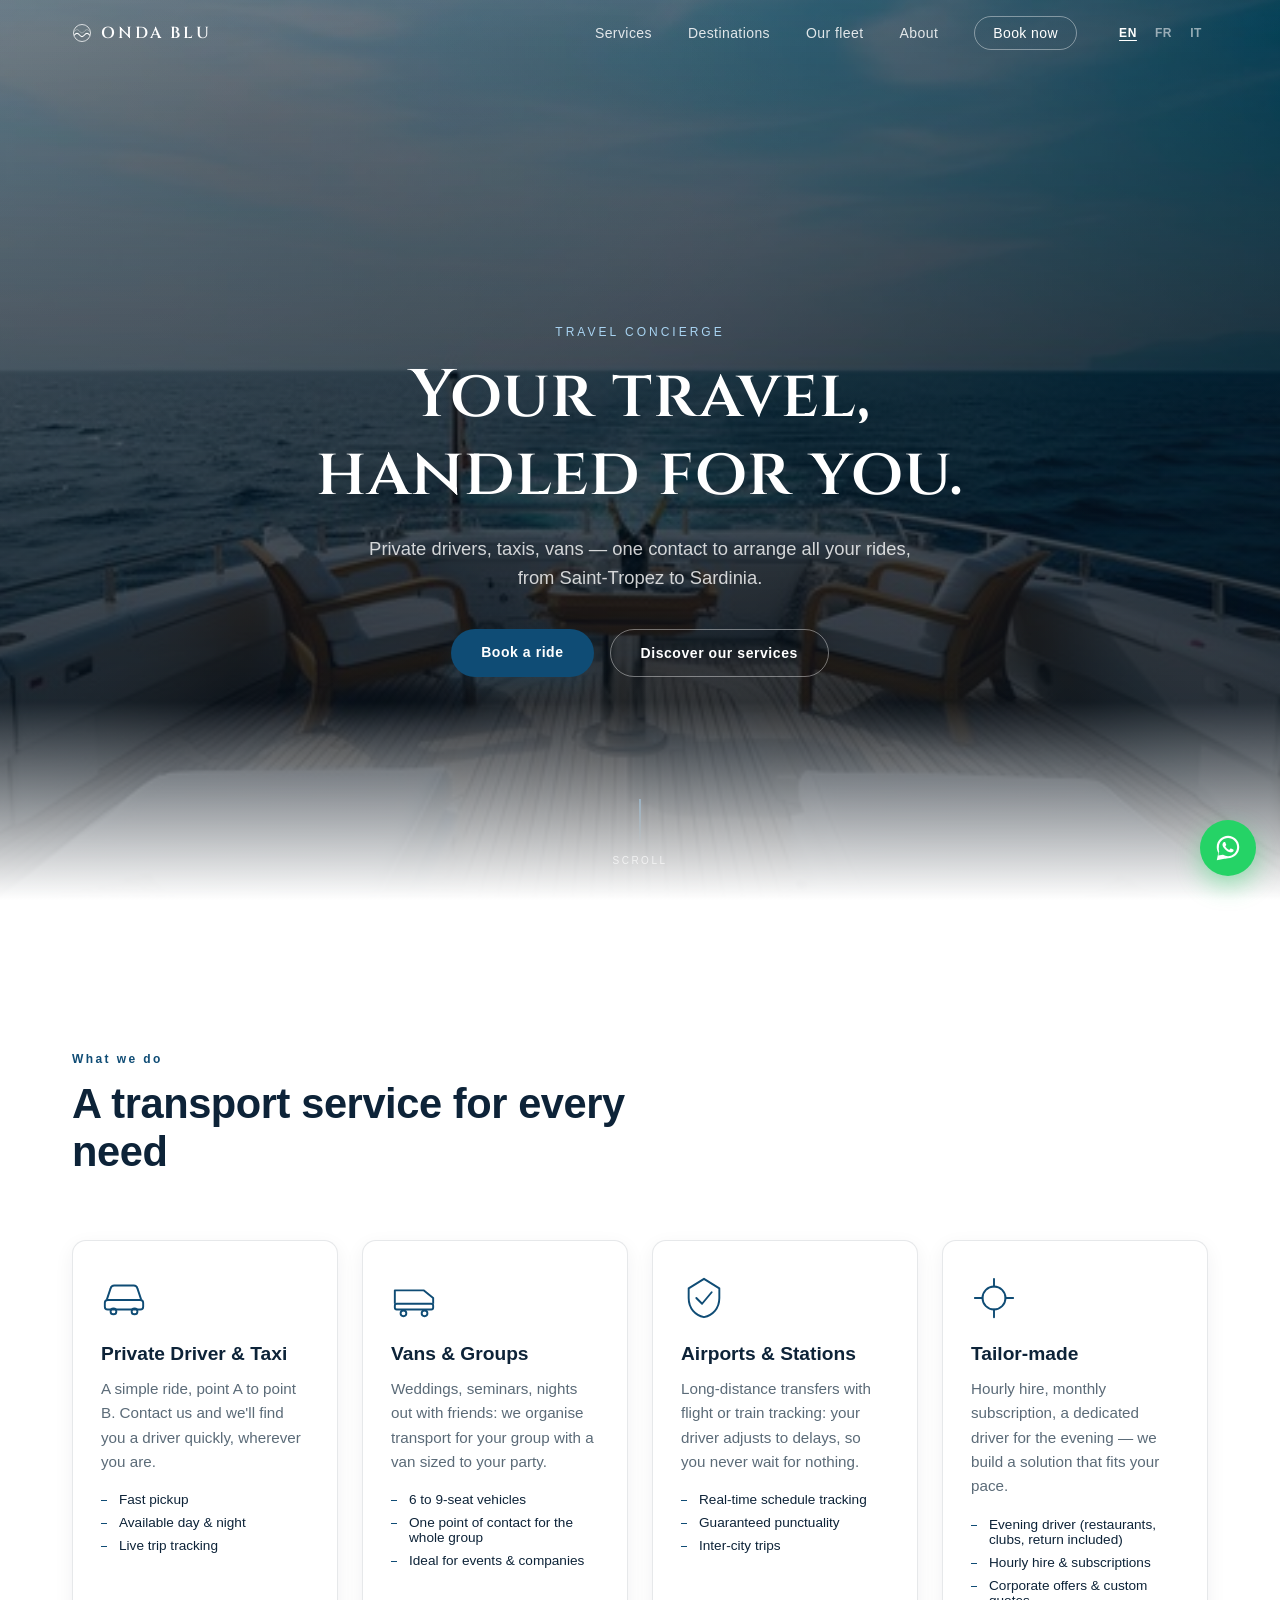
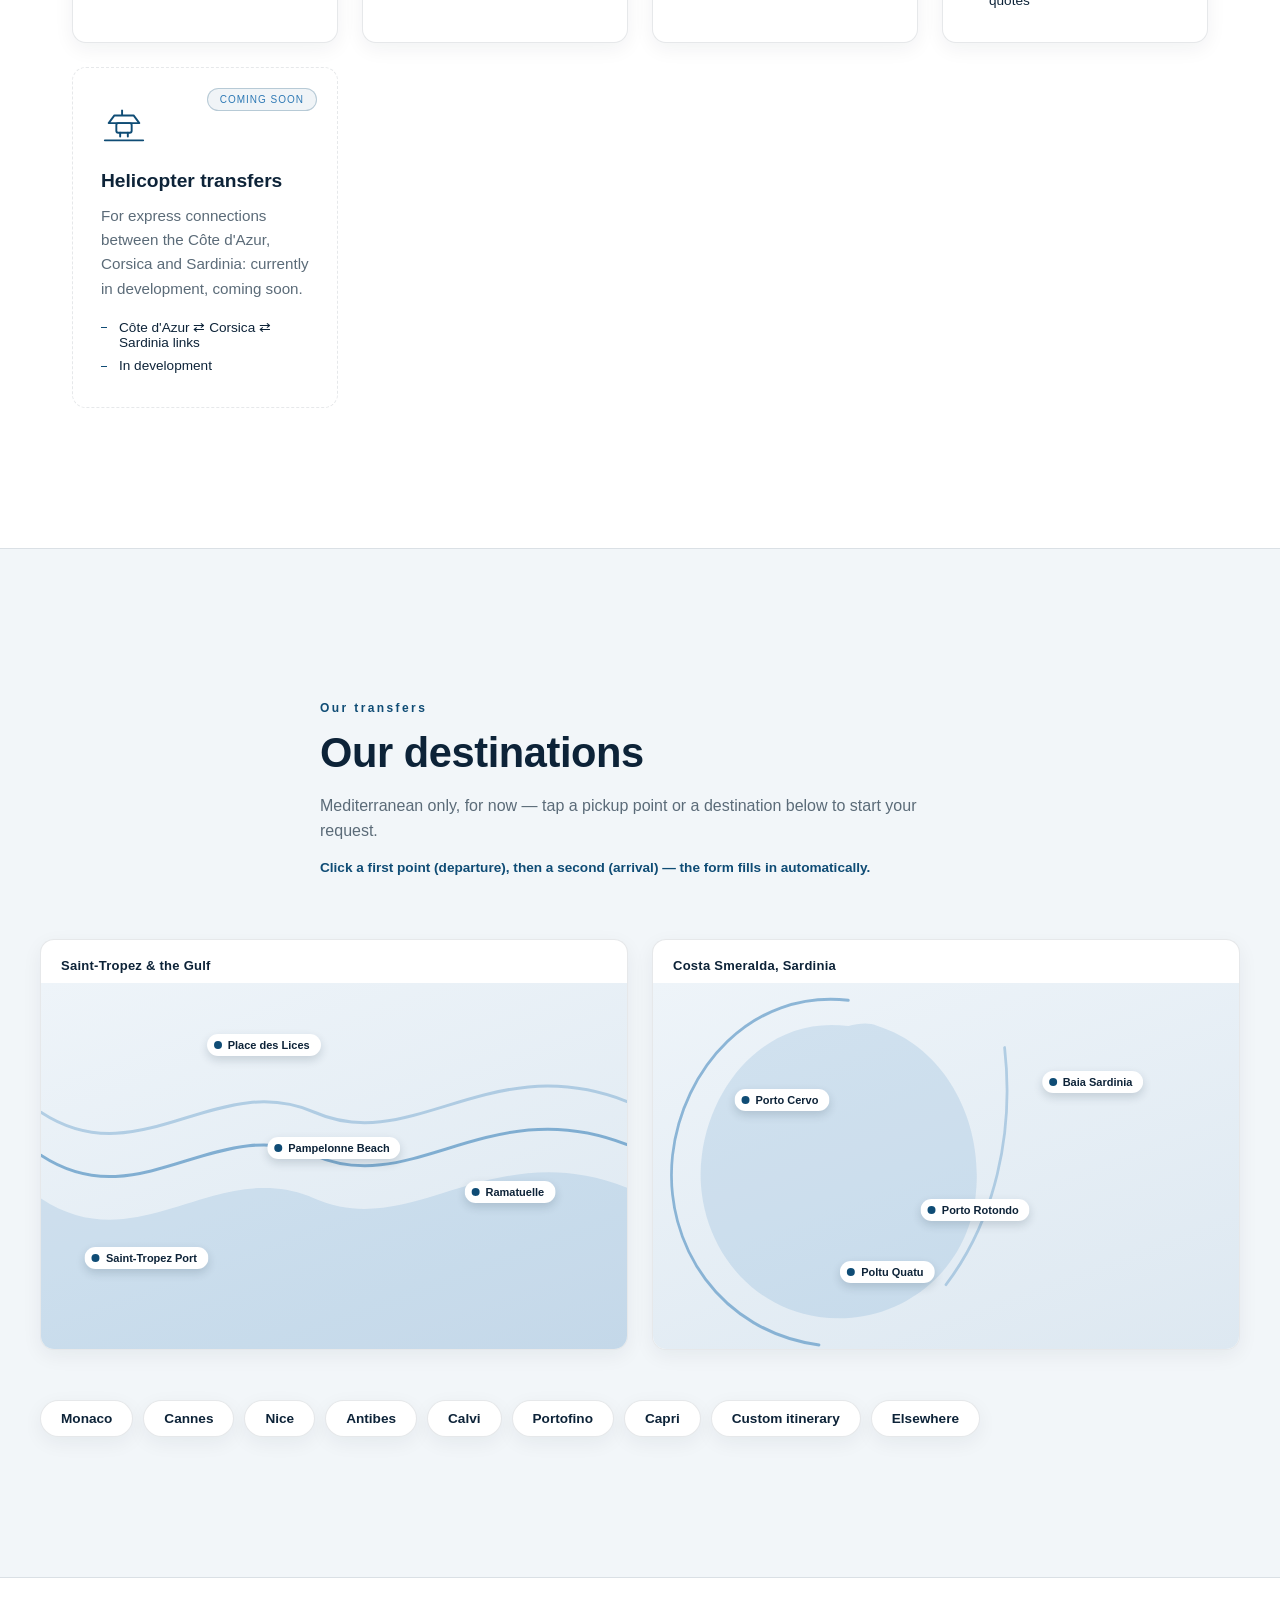
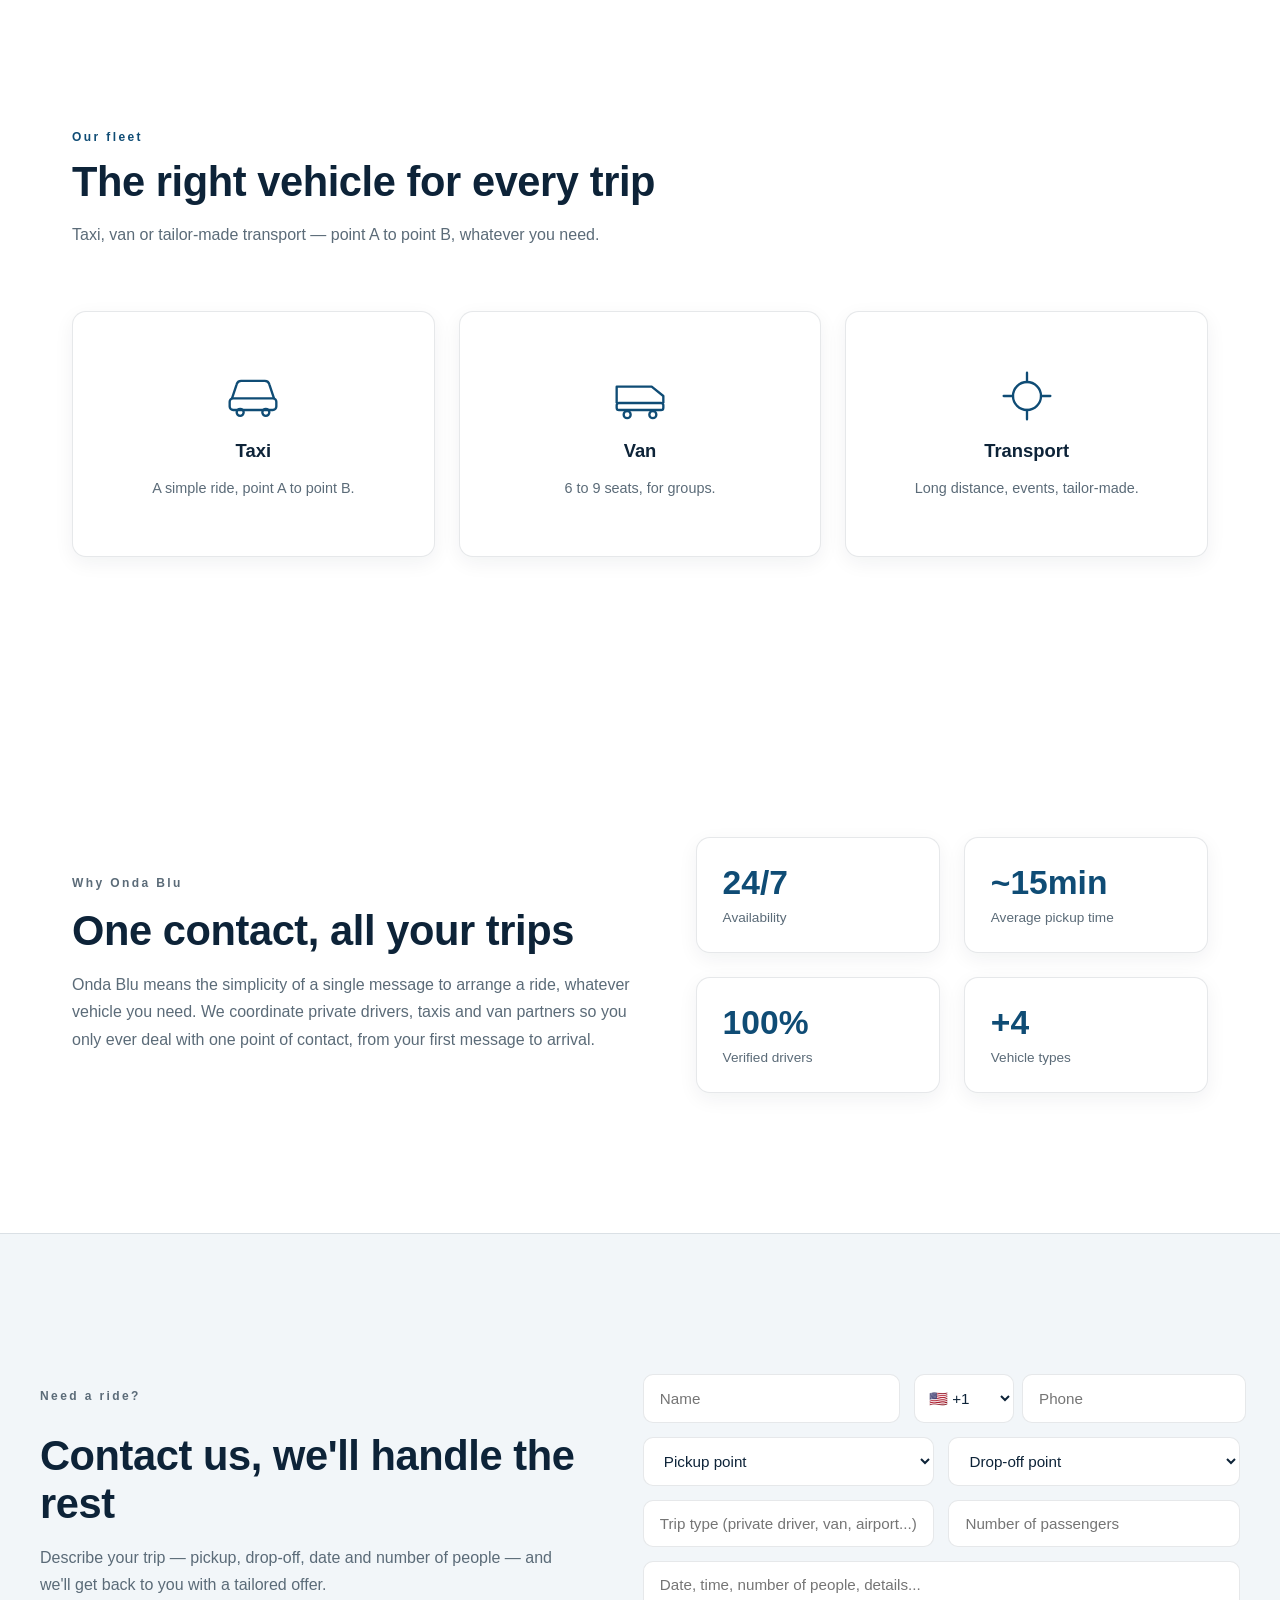
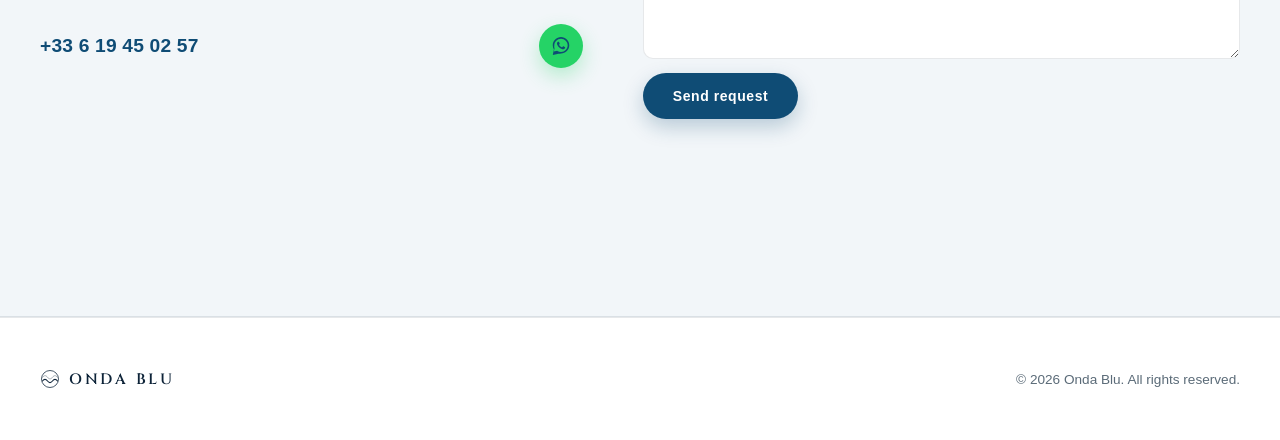
<file: index.html>
<!DOCTYPE html>
<html lang="en">
<head>
<meta charset="UTF-8">
<meta name="viewport" content="width=device-width, initial-scale=1.0">
<title>Onda Blu — Travel Concierge</title>
<meta name="description" content="Onda Blu: one contact to arrange all your rides — private driver, taxi, van, airport and long-distance transfers across the Mediterranean.">
<link rel="canonical" href="https://angeltomas007.github.io/Onda-Blu/">
<meta name="theme-color" content="#0f4c75">

<link rel="icon" type="image/svg+xml" href="assets/img/favicon.svg">
<link rel="mask-icon" href="assets/img/favicon.svg" color="#0f4c75">

<!-- Open Graph / social sharing preview -->
<meta property="og:type" content="website">
<meta property="og:site_name" content="Onda Blu">
<meta property="og:title" content="Onda Blu — Travel Concierge">
<meta property="og:description" content="One contact to arrange all your rides — private driver, taxi, van, airport and long-distance transfers across the Mediterranean.">
<meta property="og:url" content="https://angeltomas007.github.io/Onda-Blu/">
<meta property="og:image" content="https://angeltomas007.github.io/Onda-Blu/assets/img/og-image.png">
<meta property="og:image:width" content="1200">
<meta property="og:image:height" content="630">
<meta name="twitter:card" content="summary_large_image">
<meta name="twitter:title" content="Onda Blu — Travel Concierge">
<meta name="twitter:description" content="One contact to arrange all your rides — private driver, taxi, van, airport and long-distance transfers across the Mediterranean.">
<meta name="twitter:image" content="https://angeltomas007.github.io/Onda-Blu/assets/img/og-image.png">

<link rel="preconnect" href="https://fonts.googleapis.com">
<link rel="preconnect" href="https://fonts.gstatic.com" crossorigin>
<link href="https://fonts.googleapis.com/css2?family=Cinzel:wght@500;600;700&display=swap" rel="stylesheet">
<link rel="stylesheet" href="css/style.css">

<script type="application/ld+json">
{
  "@context": "https://schema.org",
  "@type": "TaxiService",
  "name": "Onda Blu",
  "description": "Travel concierge for private driver, taxi, van, airport and long-distance transfers across the Mediterranean.",
  "url": "https://angeltomas007.github.io/Onda-Blu/",
  "telephone": "+33619450257",
  "areaServed": [
    { "@type": "Place", "name": "Saint-Tropez" },
    { "@type": "Place", "name": "Costa Smeralda, Sardinia" },
    { "@type": "Place", "name": "Monaco" },
    { "@type": "Place", "name": "Cannes" },
    { "@type": "Place", "name": "Nice" }
  ],
  "openingHours": "Mo-Su 00:00-23:59"
}
</script>
</head>
<body>

<nav id="navbar">
  <div class="nav-inner">
    <a href="#home" class="logo">
      <svg class="logo-mark" viewBox="0 0 40 40" fill="none"><circle cx="20" cy="20" r="17" stroke="currentColor" stroke-width="1.5"/><path d="M5 24c3.3-4.3 6.7-4.3 10 0s6.7 4.3 10 0 6.7-4.3 10 0" stroke="currentColor" stroke-width="2.1" fill="none" stroke-linecap="round"/><path d="M5 16.5c3.3-4.3 6.7-4.3 10 0s6.7 4.3 10 0 6.7-4.3 10 0" stroke="currentColor" stroke-width="1.4" fill="none" stroke-linecap="round" opacity="0.5"/></svg>
      ONDA BLU
    </a>
    <button id="nav-toggle" aria-label="Open menu">
      <span></span><span></span><span></span>
    </button>
    <ul id="nav-links">
      <li><a href="#services" data-i18n="nav.services">Services</a></li>
      <li><a href="#destinations" data-i18n="nav.destinations">Destinations</a></li>
      <li><a href="#flotte" data-i18n="nav.fleet">Our fleet</a></li>
      <li><a href="#about" data-i18n="nav.about">About</a></li>
      <li><a href="#contact" class="nav-cta" data-i18n="nav.cta">Book now</a></li>
      <li class="lang-switch">
        <button class="lang-btn" data-lang="en">EN</button>
        <button class="lang-btn" data-lang="fr">FR</button>
        <button class="lang-btn" data-lang="it">IT</button>
      </li>
    </ul>
  </div>
</nav>

<header id="home" class="hero">
  <div class="hero-bg" id="hero-bg"></div>
  <div class="hero-overlay"></div>
  <div class="hero-content">
    <p class="hero-kicker reveal" data-i18n="hero.kicker">TRAVEL CONCIERGE</p>
    <h1 class="reveal" data-i18n="hero.h1" data-i18n-html="1">Your travel,<br>handled for you.</h1>
    <p class="hero-sub reveal" data-i18n="hero.sub">Private drivers, taxis, vans — one contact to arrange all your
      rides, from Saint-Tropez to Sardinia.</p>
    <div class="hero-actions reveal">
      <a href="#contact" class="btn btn-primary" data-i18n="hero.btnPrimary">Book a ride</a>
      <a href="#services" class="btn btn-ghost" data-i18n="hero.btnGhost">Discover our services</a>
    </div>
  </div>
  <a href="#services" class="scroll-cue" aria-label="Scroll">
    <span class="scroll-line"></span>
    <span class="scroll-text" data-i18n="hero.scroll">SCROLL</span>
  </a>
</header>

<main>

  <section id="services" class="section">
    <div class="section-head reveal">
      <p class="eyebrow" data-i18n="services.eyebrow">What we do</p>
      <h2 data-i18n="services.h2">A transport service for every need</h2>
    </div>

    <div class="services-grid">

      <article class="service-card reveal">
        <div class="service-icon">
          <svg viewBox="0 0 48 48" fill="none"><path d="M6 26l4-12a4 4 0 0 1 4-3h20a4 4 0 0 1 4 3l4 12" stroke="currentColor" stroke-width="2" stroke-linejoin="round"/><rect x="4" y="26" width="40" height="10" rx="3" stroke="currentColor" stroke-width="2"/><circle cx="13" cy="38" r="3" stroke="currentColor" stroke-width="2"/><circle cx="35" cy="38" r="3" stroke="currentColor" stroke-width="2"/></svg>
        </div>
        <h3 data-i18n="services.card1.title">Private Driver &amp; Taxi</h3>
        <p data-i18n="services.card1.desc">A simple ride, point A to point B. Contact us and we'll find you a
          driver quickly, wherever you are.</p>
        <ul class="service-list">
          <li data-i18n="services.card1.li1">Fast pickup</li>
          <li data-i18n="services.card1.li2">Available day &amp; night</li>
          <li data-i18n="services.card1.li3">Live trip tracking</li>
        </ul>
      </article>

      <article class="service-card reveal">
        <div class="service-icon">
          <svg viewBox="0 0 48 48" fill="none"><path d="M4 30V16h30l10 8v6" stroke="currentColor" stroke-width="2" stroke-linejoin="round"/><rect x="4" y="30" width="40" height="6" rx="2" stroke="currentColor" stroke-width="2"/><circle cx="13" cy="40" r="3" stroke="currentColor" stroke-width="2"/><circle cx="35" cy="40" r="3" stroke="currentColor" stroke-width="2"/></svg>
        </div>
        <h3 data-i18n="services.card2.title">Vans &amp; Groups</h3>
        <p data-i18n="services.card2.desc">Weddings, seminars, nights out with friends: we organise transport for
          your group with a van sized to your party.</p>
        <ul class="service-list">
          <li data-i18n="services.card2.li1">6 to 9-seat vehicles</li>
          <li data-i18n="services.card2.li2">One point of contact for the whole group</li>
          <li data-i18n="services.card2.li3">Ideal for events &amp; companies</li>
        </ul>
      </article>

      <article class="service-card reveal">
        <div class="service-icon">
          <svg viewBox="0 0 48 48" fill="none"><path d="M24 4l16 10v10c0 11-7 18-16 20-9-2-16-9-16-20V14z" stroke="currentColor" stroke-width="2" stroke-linejoin="round"/><path d="M16 24l6 6 10-12" stroke="currentColor" stroke-width="2" stroke-linecap="round" stroke-linejoin="round"/></svg>
        </div>
        <h3 data-i18n="services.card3.title">Airports &amp; Stations</h3>
        <p data-i18n="services.card3.desc">Long-distance transfers with flight or train tracking: your driver
          adjusts to delays, so you never wait for nothing.</p>
        <ul class="service-list">
          <li data-i18n="services.card3.li1">Real-time schedule tracking</li>
          <li data-i18n="services.card3.li2">Guaranteed punctuality</li>
          <li data-i18n="services.card3.li3">Inter-city trips</li>
        </ul>
      </article>

      <article class="service-card reveal">
        <div class="service-icon">
          <svg viewBox="0 0 48 48" fill="none"><path d="M24 4v8M24 36v8M4 24h8M36 24h8" stroke="currentColor" stroke-width="2" stroke-linecap="round"/><circle cx="24" cy="24" r="12" stroke="currentColor" stroke-width="2"/></svg>
        </div>
        <h3 data-i18n="services.card4.title">Tailor-made</h3>
        <p data-i18n="services.card4.desc">Hourly hire, monthly subscription, a dedicated driver for the evening
          — we build a solution that fits your pace.</p>
        <ul class="service-list">
          <li data-i18n="services.card4.li1">Evening driver (restaurants, clubs, return included)</li>
          <li data-i18n="services.card4.li2">Hourly hire &amp; subscriptions</li>
          <li data-i18n="services.card4.li3">Corporate offers &amp; custom quotes</li>
        </ul>
      </article>

      <article class="service-card service-card-soon reveal">
        <span class="badge-soon" data-i18n="services.card5.badge">Coming soon</span>
        <div class="service-icon">
          <svg viewBox="0 0 48 48" fill="none"><path d="M22 8v6M14 14h20l6 8H8l6-8z" stroke="currentColor" stroke-width="2" stroke-linejoin="round"/><rect x="16" y="22" width="16" height="10" rx="2" stroke="currentColor" stroke-width="2"/><path d="M4 40h40M20 32v4M28 32v4" stroke="currentColor" stroke-width="2" stroke-linecap="round"/></svg>
        </div>
        <h3 data-i18n="services.card5.title">Helicopter transfers</h3>
        <p data-i18n="services.card5.desc">For express connections between the Côte d'Azur, Corsica and Sardinia:
          currently in development, coming soon.</p>
        <ul class="service-list">
          <li data-i18n="services.card5.li1">Côte d'Azur ⇄ Corsica ⇄ Sardinia links</li>
          <li data-i18n="services.card5.li2">In development</li>
        </ul>
      </article>

    </div>
  </section>

  <section id="destinations" class="section section-dark">
    <div class="section-head reveal">
      <p class="eyebrow" data-i18n="destinations.eyebrow">Our transfers</p>
      <h2 data-i18n="destinations.h2">Our destinations</h2>
      <p class="section-sub" data-i18n="destinations.sub">Mediterranean only, for now — tap a pickup point or a
        destination below to start your request.</p>
      <p class="section-hint" id="route-hint" data-i18n="destinations.hint">Click a first point (departure), then a
        second (arrival) — the form fills in automatically.</p>
    </div>

    <div class="maps-grid">

      <div class="map-panel reveal">
        <p class="map-panel-title" data-i18n="map.sttropez.title">Saint-Tropez &amp; the Gulf</p>
        <div class="map-panel-body">
          <svg class="map-bg" viewBox="0 0 300 170" preserveAspectRatio="none">
            <path class="map-land" d="M0,100 C50,130 90,80 140,100 C190,120 230,70 300,95 L300,170 L0,170 Z"/>
            <path class="map-contour" d="M0,80 C50,110 90,60 140,80 C190,100 230,50 300,75" opacity="0.55"/>
            <path class="map-contour" d="M0,60 C50,90 90,40 140,60 C190,80 230,30 300,55" opacity="0.3"/>
          </svg>
          <svg class="map-route" viewBox="0 0 300 170" preserveAspectRatio="none"></svg>
          <div class="map-pins">
            <button type="button" class="map-pin" style="left:18%;top:78%"><i></i><span data-i18n="map.sttropez.pin1">Saint-Tropez Port</span></button>
            <button type="button" class="map-pin" style="left:50%;top:48%"><i></i><span data-i18n="map.sttropez.pin2">Pampelonne Beach</span></button>
            <button type="button" class="map-pin" style="left:38%;top:20%"><i></i><span data-i18n="map.sttropez.pin3">Place des Lices</span></button>
            <button type="button" class="map-pin" style="left:80%;top:60%"><i></i><span data-i18n="map.sttropez.pin4">Ramatuelle</span></button>
          </div>
        </div>
      </div>

      <div class="map-panel reveal">
        <p class="map-panel-title" data-i18n="map.sardinia.title">Costa Smeralda, Sardinia</p>
        <div class="map-panel-body">
          <svg class="map-bg" viewBox="0 0 300 170" preserveAspectRatio="none">
            <path class="map-land" d="M100,20 C60,15 30,45 25,80 C20,115 45,150 85,155 C125,160 160,135 165,100 C170,65 150,30 115,20 C110,18 105,19 100,20 Z"/>
            <path class="map-contour" d="M100,8 C50,3 15,40 10,80 C5,122 35,162 85,168" opacity="0.5"/>
            <path class="map-contour" d="M180,30 C185,70 175,110 150,140" opacity="0.3"/>
          </svg>
          <svg class="map-route" viewBox="0 0 300 170" preserveAspectRatio="none"></svg>
          <div class="map-pins">
            <button type="button" class="map-pin" style="left:22%;top:35%"><i></i><span data-i18n="map.sardinia.pin1">Porto Cervo</span></button>
            <button type="button" class="map-pin" style="left:55%;top:65%"><i></i><span data-i18n="map.sardinia.pin2">Porto Rotondo</span></button>
            <button type="button" class="map-pin" style="left:75%;top:30%"><i></i><span data-i18n="map.sardinia.pin3">Baia Sardinia</span></button>
            <button type="button" class="map-pin" style="left:40%;top:82%"><i></i><span data-i18n="map.sardinia.pin4">Poltu Quatu</span></button>
          </div>
        </div>
      </div>

    </div>

    <p class="route-summary" id="route-summary" aria-live="polite"></p>
    <a class="route-whatsapp-btn" id="route-whatsapp" href="#" target="_blank" rel="noopener" style="display:none">
      <svg viewBox="0 0 32 32" fill="currentColor" aria-hidden="true"><path d="M16.02 3C9.4 3 4 8.37 4 15c0 2.23.62 4.32 1.68 6.11L4 29l8.1-1.63A11.9 11.9 0 0 0 16.02 27C22.63 27 28 21.63 28 15S22.63 3 16.02 3zm0 21.7c-1.9 0-3.68-.5-5.22-1.4l-.37-.22-4.8.97 1-4.68-.24-.38A9.63 9.63 0 0 1 6.3 15c0-5.36 4.36-9.7 9.72-9.7 5.36 0 9.7 4.34 9.7 9.7 0 5.36-4.34 9.7-9.7 9.7zm5.3-7.25c-.29-.15-1.71-.85-1.98-.94-.27-.1-.46-.15-.66.14-.2.29-.75.94-.92 1.13-.17.2-.34.22-.63.08-.29-.15-1.22-.45-2.32-1.44-.86-.76-1.44-1.7-1.6-1.99-.17-.29-.02-.44.13-.59.13-.13.29-.34.44-.51.15-.17.2-.29.29-.48.1-.2.05-.37-.02-.51-.07-.15-.66-1.6-.9-2.19-.24-.57-.48-.5-.66-.5-.17-.01-.37-.01-.56-.01s-.51.07-.78.37c-.27.29-1.02 1-1.02 2.45s1.05 2.84 1.19 3.04c.15.2 2.07 3.16 5.02 4.43.7.3 1.25.48 1.68.62.7.22 1.34.19 1.85.11.56-.08 1.71-.7 1.95-1.37.24-.68.24-1.26.17-1.38-.07-.12-.26-.19-.55-.34z"/></svg>
      <span data-i18n="route.whatsappCta">Send this request on WhatsApp</span>
    </a>

    <div class="dest-chips">
      <button type="button" class="dest-chip" data-select-to="Monaco">Monaco</button>
      <button type="button" class="dest-chip" data-select-to="Cannes">Cannes</button>
      <button type="button" class="dest-chip" data-select-to="Nice">Nice</button>
      <button type="button" class="dest-chip" data-select-to="Antibes">Antibes</button>
      <button type="button" class="dest-chip" data-select-to="Calvi">Calvi</button>
      <button type="button" class="dest-chip" data-select-to="Portofino">Portofino</button>
      <button type="button" class="dest-chip" data-select-to="Capri">Capri</button>
      <button type="button" class="dest-chip" data-fill-subject data-i18n="dest.itinerary.title">Custom itinerary</button>
      <button type="button" class="dest-chip" data-fill-subject data-i18n="dest.elsewhere.title">Elsewhere</button>
    </div>
  </section>

  <section id="flotte" class="section">
    <div class="section-head reveal">
      <p class="eyebrow" data-i18n="flotte.eyebrow">Our fleet</p>
      <h2 data-i18n="flotte.h2">The right vehicle for every trip</h2>
      <p class="section-sub" data-i18n="flotte.sub">Taxi, van or tailor-made transport — point A to point B, whatever you need.</p>
    </div>

    <div class="fleet-simple">
      <div class="fleet-item reveal">
        <div class="fleet-icon">
          <svg viewBox="0 0 48 48" fill="none"><path d="M6 26l4-12a4 4 0 0 1 4-3h20a4 4 0 0 1 4 3l4 12" stroke="currentColor" stroke-width="2" stroke-linejoin="round"/><rect x="4" y="26" width="40" height="10" rx="3" stroke="currentColor" stroke-width="2"/><circle cx="13" cy="38" r="3" stroke="currentColor" stroke-width="2"/><circle cx="35" cy="38" r="3" stroke="currentColor" stroke-width="2"/></svg>
        </div>
        <span data-i18n="flotte.tag1">Taxi</span>
        <p data-i18n="flotte.desc1">A simple ride, point A to point B.</p>
      </div>
      <div class="fleet-item reveal">
        <div class="fleet-icon">
          <svg viewBox="0 0 48 48" fill="none"><path d="M4 30V16h30l10 8v6" stroke="currentColor" stroke-width="2" stroke-linejoin="round"/><rect x="4" y="30" width="40" height="6" rx="2" stroke="currentColor" stroke-width="2"/><circle cx="13" cy="40" r="3" stroke="currentColor" stroke-width="2"/><circle cx="35" cy="40" r="3" stroke="currentColor" stroke-width="2"/></svg>
        </div>
        <span data-i18n="flotte.tag2">Van</span>
        <p data-i18n="flotte.desc2">6 to 9 seats, for groups.</p>
      </div>
      <div class="fleet-item reveal">
        <div class="fleet-icon">
          <svg viewBox="0 0 48 48" fill="none"><path d="M24 4v8M24 36v8M4 24h8M36 24h8" stroke="currentColor" stroke-width="2" stroke-linecap="round"/><circle cx="24" cy="24" r="12" stroke="currentColor" stroke-width="2"/></svg>
        </div>
        <span data-i18n="flotte.tag3">Transport</span>
        <p data-i18n="flotte.desc3">Long distance, events, tailor-made.</p>
      </div>
    </div>
  </section>

  <section id="about" class="section">
    <div class="about-grid">
      <div class="about-text reveal">
        <p class="eyebrow" data-i18n="about.eyebrow">Why Onda Blu</p>
        <h2 data-i18n="about.h2">One contact, all your trips</h2>
        <p data-i18n="about.p">Onda Blu means the simplicity of a single message to arrange a ride, whatever
          vehicle you need. We coordinate private drivers, taxis and van partners so you only ever deal with
          one point of contact, from your first message to arrival.</p>
      </div>
      <div class="stats">
        <div class="stat reveal">
          <span class="stat-num">24/7</span>
          <span class="stat-label" data-i18n="about.stat1">Availability</span>
        </div>
        <div class="stat reveal">
          <span class="stat-num">~15min</span>
          <span class="stat-label" data-i18n="about.stat2">Average pickup time</span>
        </div>
        <div class="stat reveal">
          <span class="stat-num">100%</span>
          <span class="stat-label" data-i18n="about.stat3">Verified drivers</span>
        </div>
        <div class="stat reveal">
          <span class="stat-num">+4</span>
          <span class="stat-label" data-i18n="about.stat4">Vehicle types</span>
        </div>
      </div>
    </div>
  </section>

  <section id="contact" class="section section-dark">
    <div class="contact-grid">
      <div class="contact-text reveal">
        <p class="eyebrow" data-i18n="contact.eyebrow">Need a ride?</p>
        <h2 data-i18n="contact.h2">Contact us, we'll handle the rest</h2>
        <p data-i18n="contact.p">Describe your trip — pickup, drop-off, date and number of people — and we'll
          get back to you with a tailored offer.</p>
        <div class="contact-info contact-info-row">
          <div class="contact-info-text">
            <a href="tel:+33619450257">+33 6 19 45 02 57</a>
          </div>
          <a class="whatsapp-bubble" href="https://wa.me/33619450257?text=Hello%2C%20I%20need%20a%20ride" target="_blank" rel="noopener" data-i18n-aria="contact.whatsappAria" aria-label="Contact us on WhatsApp">
            <svg viewBox="0 0 32 32" fill="currentColor" aria-hidden="true"><path d="M16.02 3C9.4 3 4 8.37 4 15c0 2.23.62 4.32 1.68 6.11L4 29l8.1-1.63A11.9 11.9 0 0 0 16.02 27C22.63 27 28 21.63 28 15S22.63 3 16.02 3zm0 21.7c-1.9 0-3.68-.5-5.22-1.4l-.37-.22-4.8.97 1-4.68-.24-.38A9.63 9.63 0 0 1 6.3 15c0-5.36 4.36-9.7 9.72-9.7 5.36 0 9.7 4.34 9.7 9.7 0 5.36-4.34 9.7-9.7 9.7zm5.3-7.25c-.29-.15-1.71-.85-1.98-.94-.27-.1-.46-.15-.66.14-.2.29-.75.94-.92 1.13-.17.2-.34.22-.63.08-.29-.15-1.22-.45-2.32-1.44-.86-.76-1.44-1.7-1.6-1.99-.17-.29-.02-.44.13-.59.13-.13.29-.34.44-.51.15-.17.2-.29.29-.48.1-.2.05-.37-.02-.51-.07-.15-.66-1.6-.9-2.19-.24-.57-.48-.5-.66-.5-.17-.01-.37-.01-.56-.01s-.51.07-.78.37c-.27.29-1.02 1-1.02 2.45s1.05 2.84 1.19 3.04c.15.2 2.07 3.16 5.02 4.43.7.3 1.25.48 1.68.62.7.22 1.34.19 1.85.11.56-.08 1.71-.7 1.95-1.37.24-.68.24-1.26.17-1.38-.07-.12-.26-.19-.55-.34z"/></svg>
          </a>
        </div>
      </div>
      <form class="contact-form reveal" id="contact-form">
        <div class="form-row">
          <input type="text" name="name" data-i18n-placeholder="form.name" data-i18n-aria="form.name" placeholder="Name" aria-label="Name" required>
          <div class="phone-group">
            <select name="phoneCountry" aria-label="Country code">
              <option value="+33" selected>🇫🇷 +33</option>
              <option value="+377">🇲🇨 +377</option>
              <option value="+39">🇮🇹 +39</option>
              <option value="+44">🇬🇧 +44</option>
              <option value="+41">🇨🇭 +41</option>
              <option value="+49">🇩🇪 +49</option>
              <option value="+32">🇧🇪 +32</option>
              <option value="+31">🇳🇱 +31</option>
              <option value="+34">🇪🇸 +34</option>
              <option value="+1">🇺🇸 +1</option>
              <option value="+971">🇦🇪 +971</option>
              <option value="+7">🇷🇺 +7</option>
            </select>
            <input type="tel" name="phone" data-i18n-placeholder="form.phone" data-i18n-aria="form.phone" placeholder="Phone" aria-label="Phone" required>
          </div>
        </div>
        <div class="form-row">
          <select name="from" data-i18n-aria="form.fromPlaceholder" aria-label="Pickup point" required>
            <option value="" data-i18n="form.fromPlaceholder">Pickup point</option>
            <optgroup data-i18n-label="map.sttropez.title" label="Saint-Tropez &amp; the Gulf">
              <option data-i18n="map.sttropez.pin1">Saint-Tropez Port</option>
              <option data-i18n="map.sttropez.pin2">Pampelonne Beach</option>
              <option data-i18n="map.sttropez.pin3">Place des Lices</option>
              <option data-i18n="map.sttropez.pin4">Ramatuelle</option>
            </optgroup>
            <optgroup data-i18n-label="map.sardinia.title" label="Costa Smeralda, Sardinia">
              <option data-i18n="map.sardinia.pin1">Porto Cervo</option>
              <option data-i18n="map.sardinia.pin2">Porto Rotondo</option>
              <option data-i18n="map.sardinia.pin3">Baia Sardinia</option>
              <option data-i18n="map.sardinia.pin4">Poltu Quatu</option>
            </optgroup>
            <optgroup data-i18n-label="form.optgroupOtherPorts" label="Other ports">
              <option>Monaco</option>
              <option>Cannes</option>
              <option>Nice</option>
              <option>Antibes</option>
              <option>Calvi</option>
              <option>Portofino</option>
              <option>Capri</option>
            </optgroup>
            <optgroup data-i18n-label="form.optgroupOther" label="Other">
              <option data-i18n="form.otherOption">Other (please specify below)</option>
            </optgroup>
          </select>
          <select name="to" data-i18n-aria="form.toPlaceholder" aria-label="Drop-off point" required>
            <option value="" data-i18n="form.toPlaceholder">Drop-off point</option>
            <optgroup data-i18n-label="map.sttropez.title" label="Saint-Tropez &amp; the Gulf">
              <option data-i18n="map.sttropez.pin1">Saint-Tropez Port</option>
              <option data-i18n="map.sttropez.pin2">Pampelonne Beach</option>
              <option data-i18n="map.sttropez.pin3">Place des Lices</option>
              <option data-i18n="map.sttropez.pin4">Ramatuelle</option>
            </optgroup>
            <optgroup data-i18n-label="map.sardinia.title" label="Costa Smeralda, Sardinia">
              <option data-i18n="map.sardinia.pin1">Porto Cervo</option>
              <option data-i18n="map.sardinia.pin2">Porto Rotondo</option>
              <option data-i18n="map.sardinia.pin3">Baia Sardinia</option>
              <option data-i18n="map.sardinia.pin4">Poltu Quatu</option>
            </optgroup>
            <optgroup data-i18n-label="form.optgroupOtherPorts" label="Other ports">
              <option>Monaco</option>
              <option>Cannes</option>
              <option>Nice</option>
              <option>Antibes</option>
              <option>Calvi</option>
              <option>Portofino</option>
              <option>Capri</option>
            </optgroup>
            <optgroup data-i18n-label="form.optgroupOther" label="Other">
              <option data-i18n="form.otherOption">Other (please specify below)</option>
            </optgroup>
          </select>
        </div>
        <div class="form-row">
          <input type="text" name="subject" data-i18n-placeholder="form.subject" data-i18n-aria="form.subject" placeholder="Trip type (private driver, van, airport...)" aria-label="Trip type (private driver, van, airport...)">
          <input type="number" name="passengers" min="1" data-i18n-placeholder="form.passengers" data-i18n-aria="form.passengers" placeholder="Number of passengers" aria-label="Number of passengers">
        </div>
        <textarea name="message" rows="4" data-i18n-placeholder="form.message" data-i18n-aria="form.message" placeholder="Date, time, number of people, details..." aria-label="Date, time, number of people, details..." required></textarea>
        <button type="submit" class="btn btn-primary" data-i18n="form.submit">Send request</button>
        <p class="form-note" id="form-note"></p>
      </form>
    </div>
  </section>

</main>

<footer class="footer">
  <div class="footer-inner">
    <span class="logo">
      <svg class="logo-mark" viewBox="0 0 40 40" fill="none"><circle cx="20" cy="20" r="17" stroke="currentColor" stroke-width="1.5"/><path d="M5 24c3.3-4.3 6.7-4.3 10 0s6.7 4.3 10 0 6.7-4.3 10 0" stroke="currentColor" stroke-width="2.1" fill="none" stroke-linecap="round"/><path d="M5 16.5c3.3-4.3 6.7-4.3 10 0s6.7 4.3 10 0 6.7-4.3 10 0" stroke="currentColor" stroke-width="1.4" fill="none" stroke-linecap="round" opacity="0.5"/></svg>
      ONDA BLU
    </span>
    <p>&copy; <span id="year"></span> <span data-i18n="footer.rights">Onda Blu. All rights reserved.</span></p>
  </div>
</footer>

<a class="whatsapp-float" href="https://wa.me/33619450257?text=Hello%2C%20I%20need%20a%20ride" target="_blank" rel="noopener" data-i18n-aria="contact.whatsappAria" aria-label="Contact us on WhatsApp">
  <svg viewBox="0 0 32 32" fill="currentColor" aria-hidden="true"><path d="M16.02 3C9.4 3 4 8.37 4 15c0 2.23.62 4.32 1.68 6.11L4 29l8.1-1.63A11.9 11.9 0 0 0 16.02 27C22.63 27 28 21.63 28 15S22.63 3 16.02 3zm0 21.7c-1.9 0-3.68-.5-5.22-1.4l-.37-.22-4.8.97 1-4.68-.24-.38A9.63 9.63 0 0 1 6.3 15c0-5.36 4.36-9.7 9.72-9.7 5.36 0 9.7 4.34 9.7 9.7 0 5.36-4.34 9.7-9.7 9.7zm5.3-7.25c-.29-.15-1.71-.85-1.98-.94-.27-.1-.46-.15-.66.14-.2.29-.75.94-.92 1.13-.17.2-.34.22-.63.08-.29-.15-1.22-.45-2.32-1.44-.86-.76-1.44-1.7-1.6-1.99-.17-.29-.02-.44.13-.59.13-.13.29-.34.44-.51.15-.17.2-.29.29-.48.1-.2.05-.37-.02-.51-.07-.15-.66-1.6-.9-2.19-.24-.57-.48-.5-.66-.5-.17-.01-.37-.01-.56-.01s-.51.07-.78.37c-.27.29-1.02 1-1.02 2.45s1.05 2.84 1.19 3.04c.15.2 2.07 3.16 5.02 4.43.7.3 1.25.48 1.68.62.7.22 1.34.19 1.85.11.56-.08 1.71-.7 1.95-1.37.24-.68.24-1.26.17-1.38-.07-.12-.26-.19-.55-.34z"/></svg>
</a>

<script src="js/i18n.js"></script>
<script src="js/main.js"></script>
</body>
</html>
</file>
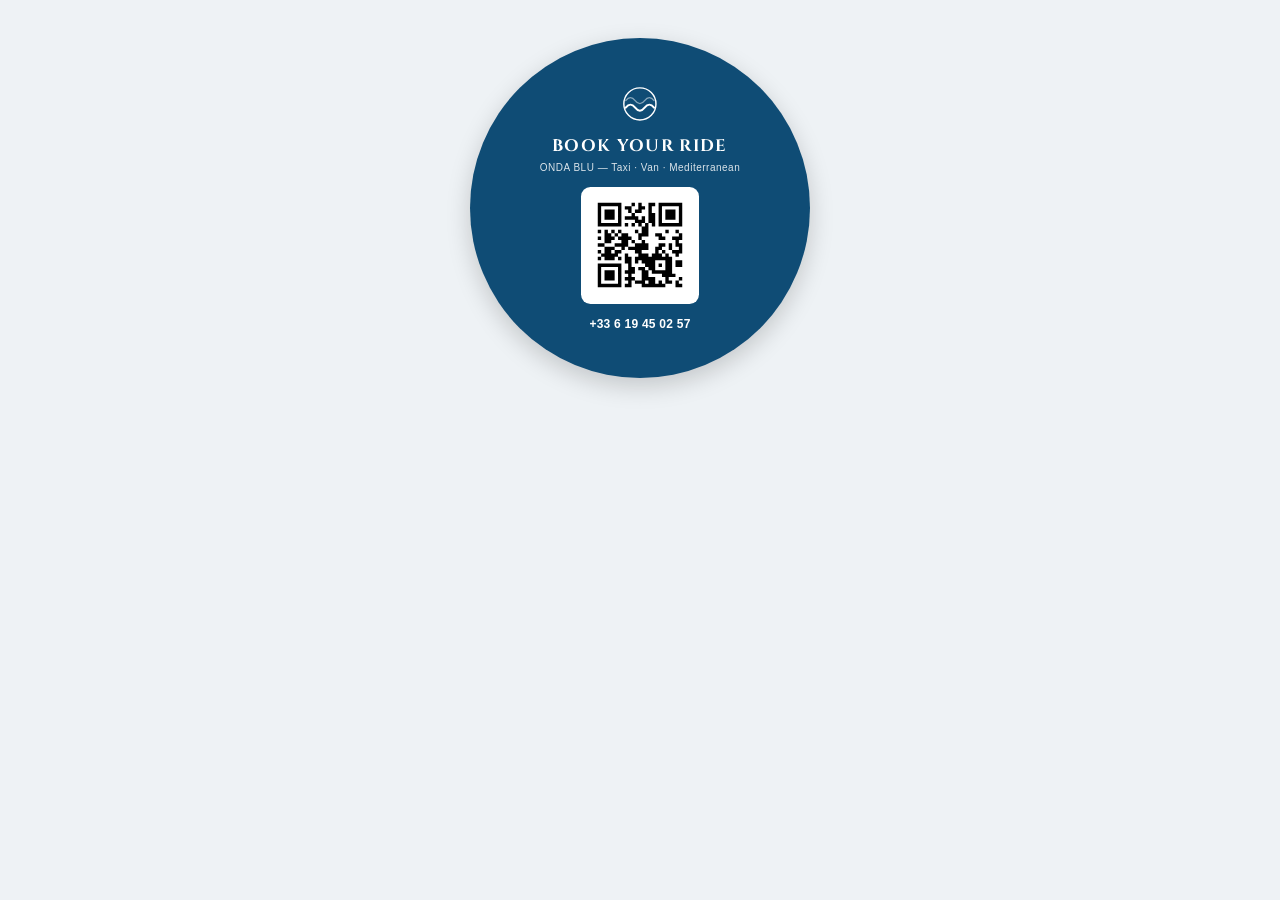
<file: autocollant.html>
<!DOCTYPE html>
<html lang="fr">
<head>
<meta charset="UTF-8">
<meta name="viewport" content="width=device-width, initial-scale=1.0">
<title>Onda Blu — Autocollant</title>
<link href="https://fonts.googleapis.com/css2?family=Cinzel:wght@500;600;700&display=swap" rel="stylesheet">
<style>
  @page { size: 100mm 100mm; margin: 0; }
  * { box-sizing: border-box; }
  body {
    margin: 0;
    font-family: 'Helvetica Neue', Arial, sans-serif;
    background: #eef2f5;
    display: flex;
    justify-content: center;
    padding: 10mm;
  }
  .sticker {
    width: 90mm;
    height: 90mm;
    border-radius: 50%;
    background: #0f4c75;
    color: #ffffff;
    display: flex;
    flex-direction: column;
    align-items: center;
    justify-content: center;
    gap: 3.5mm;
    box-shadow: 0 8px 24px rgba(0,0,0,0.18);
    text-align: center;
    padding: 8mm;
  }
  .logo-mark { width: 10mm; height: 10mm; }
  .brand {
    font-family: 'Cinzel', serif;
    font-weight: 700;
    letter-spacing: 0.08em;
    font-size: 12.5pt;
    line-height: 1.25;
  }
  .tagline {
    font-size: 7.5pt;
    letter-spacing: 0.05em;
    opacity: 0.85;
    margin-top: -2mm;
  }
  .qr-frame {
    background: #ffffff;
    padding: 2.5mm;
    border-radius: 2.5mm;
  }
  .qr-frame img { display: block; width: 26mm; height: 26mm; }
  .phone {
    font-size: 9pt;
    font-weight: 700;
    letter-spacing: 0.02em;
  }

  @media print {
    body { background: none; padding: 0; }
    .sticker { box-shadow: none; margin: 5mm auto; }
  }
</style>
</head>
<body>

<div class="sticker">
  <svg class="logo-mark" viewBox="0 0 40 40" fill="none"><circle cx="20" cy="20" r="17" stroke="currentColor" stroke-width="1.5"/><path d="M5 24c3.3-4.3 6.7-4.3 10 0s6.7 4.3 10 0 6.7-4.3 10 0" stroke="currentColor" stroke-width="2.1" fill="none" stroke-linecap="round"/><path d="M5 16.5c3.3-4.3 6.7-4.3 10 0s6.7 4.3 10 0 6.7-4.3 10 0" stroke="currentColor" stroke-width="1.4" fill="none" stroke-linecap="round" opacity="0.5"/></svg>
  <span class="brand">BOOK YOUR RIDE</span>
  <span class="tagline">ONDA BLU — Taxi · Van · Mediterranean</span>
  <div class="qr-frame">
    <img src="assets/img/qr-contact.svg" alt="QR code WhatsApp Onda Blu">
  </div>
  <span class="phone">+33 6 19 45 02 57</span>
</div>

</body>
</html>
</file>
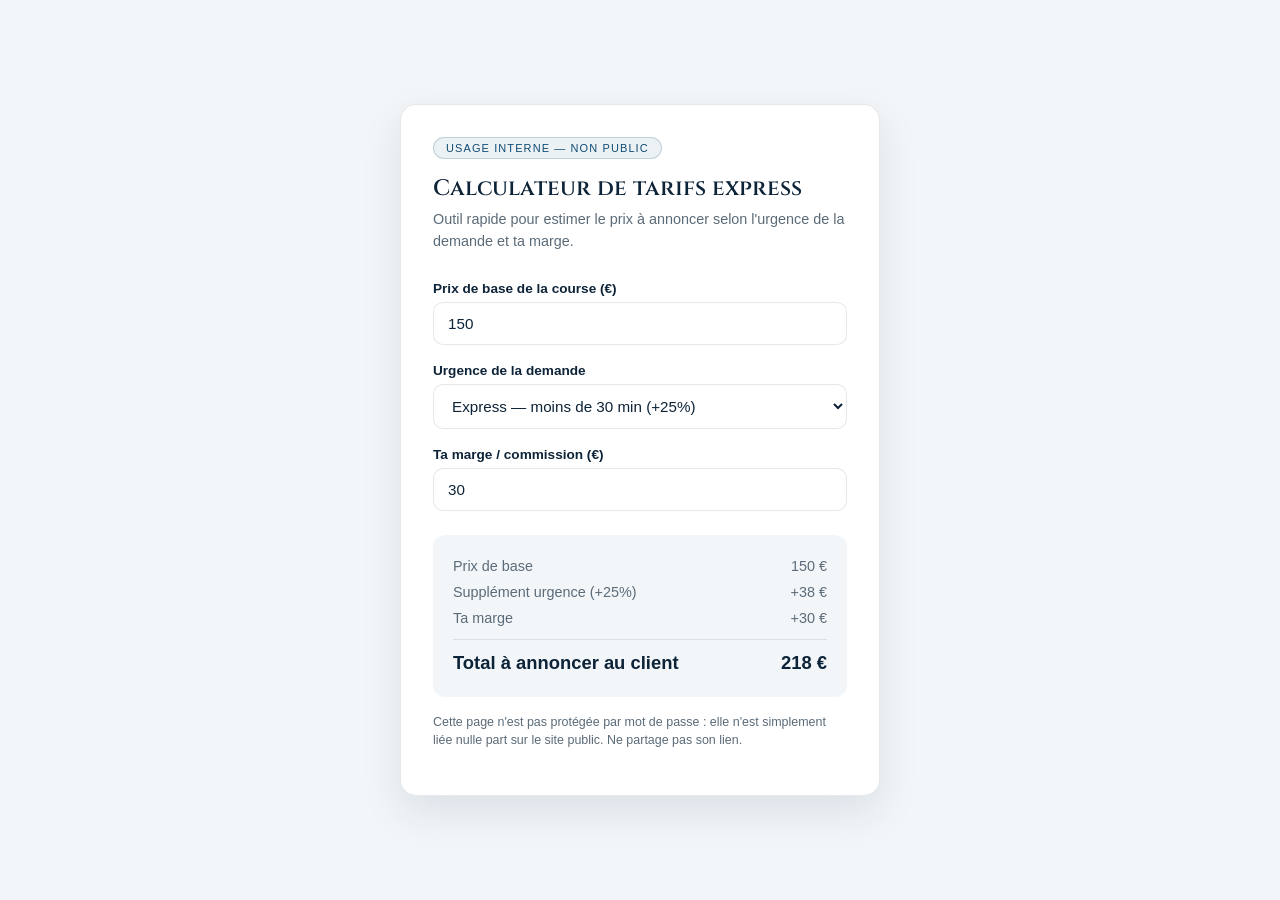
<file: calculateur-tarifs.html>
<!DOCTYPE html>
<html lang="fr">
<head>
<meta charset="UTF-8">
<meta name="viewport" content="width=device-width, initial-scale=1.0">
<title>Calculateur de tarifs — usage interne</title>
<meta name="robots" content="noindex, nofollow">
<link href="https://fonts.googleapis.com/css2?family=Cinzel:wght@500;600;700&display=swap" rel="stylesheet">
<style>
  :root {
    --bg: #ffffff;
    --bg-alt: #f2f6f9;
    --text: #0d2338;
    --muted: #5b6b78;
    --accent: #0f4c75;
    --line: rgba(13,35,56,0.10);
  }
  * { box-sizing: border-box; }
  body {
    margin: 0;
    min-height: 100vh;
    display: flex;
    align-items: center;
    justify-content: center;
    background: var(--bg-alt);
    font-family: 'Helvetica Neue', Arial, sans-serif;
    color: var(--text);
    padding: 32px 16px;
  }
  .card {
    width: 100%;
    max-width: 480px;
    background: #fff;
    border: 1px solid var(--line);
    border-radius: 16px;
    box-shadow: 0 16px 40px rgba(13,35,56,0.10);
    padding: 32px;
  }
  .badge {
    display: inline-block;
    font-size: 11px;
    letter-spacing: 0.1em;
    text-transform: uppercase;
    color: var(--accent);
    background: rgba(15,76,117,0.08);
    border: 1px solid rgba(15,76,117,0.2);
    border-radius: 999px;
    padding: 4px 12px;
    margin-bottom: 14px;
  }
  h1 {
    font-family: 'Cinzel', serif;
    font-weight: 600;
    font-size: 1.4rem;
    margin: 0 0 6px;
  }
  .sub {
    color: var(--muted);
    font-size: 0.9rem;
    margin: 0 0 28px;
    line-height: 1.5;
  }
  label {
    display: block;
    font-size: 0.85rem;
    font-weight: 600;
    margin-bottom: 6px;
  }
  .field { margin-bottom: 18px; }
  input, select {
    width: 100%;
    padding: 12px 14px;
    border: 1px solid var(--line);
    border-radius: 10px;
    font-size: 0.95rem;
    font-family: inherit;
    color: var(--text);
    background: #fff;
  }
  input:focus, select:focus { outline: none; border-color: var(--accent); }
  .result {
    margin-top: 24px;
    background: var(--bg-alt);
    border-radius: 12px;
    padding: 18px 20px;
  }
  .result-row {
    display: flex;
    justify-content: space-between;
    font-size: 0.9rem;
    padding: 5px 0;
    color: var(--muted);
  }
  .result-row.total {
    color: var(--text);
    font-weight: 700;
    font-size: 1.15rem;
    border-top: 1px solid var(--line);
    margin-top: 8px;
    padding-top: 12px;
  }
  .note {
    margin-top: 16px;
    font-size: 0.78rem;
    color: var(--muted);
    line-height: 1.5;
  }
</style>
</head>
<body>

<div class="card">
  <span class="badge">Usage interne — non public</span>
  <h1>Calculateur de tarifs express</h1>
  <p class="sub">Outil rapide pour estimer le prix à annoncer selon l'urgence de la demande et ta marge.</p>

  <div class="field">
    <label for="base">Prix de base de la course (€)</label>
    <input type="number" id="base" min="0" step="1" value="150">
  </div>

  <div class="field">
    <label for="urgency">Urgence de la demande</label>
    <select id="urgency">
      <option value="0">Standard (réservé à l'avance)</option>
      <option value="15">Dans l'heure (+15%)</option>
      <option value="25" selected>Express — moins de 30 min (+25%)</option>
      <option value="40">Immédiat — maintenant (+40%)</option>
    </select>
  </div>

  <div class="field">
    <label for="margin">Ta marge / commission (€)</label>
    <input type="number" id="margin" min="0" step="5" value="30">
  </div>

  <div class="result">
    <div class="result-row">
      <span>Prix de base</span>
      <span id="out-base">150 €</span>
    </div>
    <div class="result-row">
      <span id="out-urgency-label">Supplément urgence (+25%)</span>
      <span id="out-urgency">+38 €</span>
    </div>
    <div class="result-row">
      <span>Ta marge</span>
      <span id="out-margin">+30 €</span>
    </div>
    <div class="result-row total">
      <span>Total à annoncer au client</span>
      <span id="out-total">218 €</span>
    </div>
  </div>

  <p class="note">Cette page n'est pas protégée par mot de passe : elle n'est simplement liée nulle part sur le site public. Ne partage pas son lien.</p>
</div>

<script>
const baseInput = document.getElementById("base");
const urgencySelect = document.getElementById("urgency");
const marginInput = document.getElementById("margin");

const outBase = document.getElementById("out-base");
const outUrgencyLabel = document.getElementById("out-urgency-label");
const outUrgency = document.getElementById("out-urgency");
const outMargin = document.getElementById("out-margin");
const outTotal = document.getElementById("out-total");

function format(n) {
  return `${Math.round(n)} €`;
}

function recalc() {
  const base = parseFloat(baseInput.value) || 0;
  const urgencyPct = parseFloat(urgencySelect.value) || 0;
  const margin = parseFloat(marginInput.value) || 0;

  const urgencyAmount = base * (urgencyPct / 100);
  const total = base + urgencyAmount + margin;

  outBase.textContent = format(base);
  outUrgencyLabel.textContent = `Supplément urgence (+${urgencyPct}%)`;
  outUrgency.textContent = `+${format(urgencyAmount)}`;
  outMargin.textContent = `+${format(margin)}`;
  outTotal.textContent = format(total);
}

[baseInput, urgencySelect, marginInput].forEach((el) => el.addEventListener("input", recalc));
recalc();
</script>

</body>
</html>
</file>
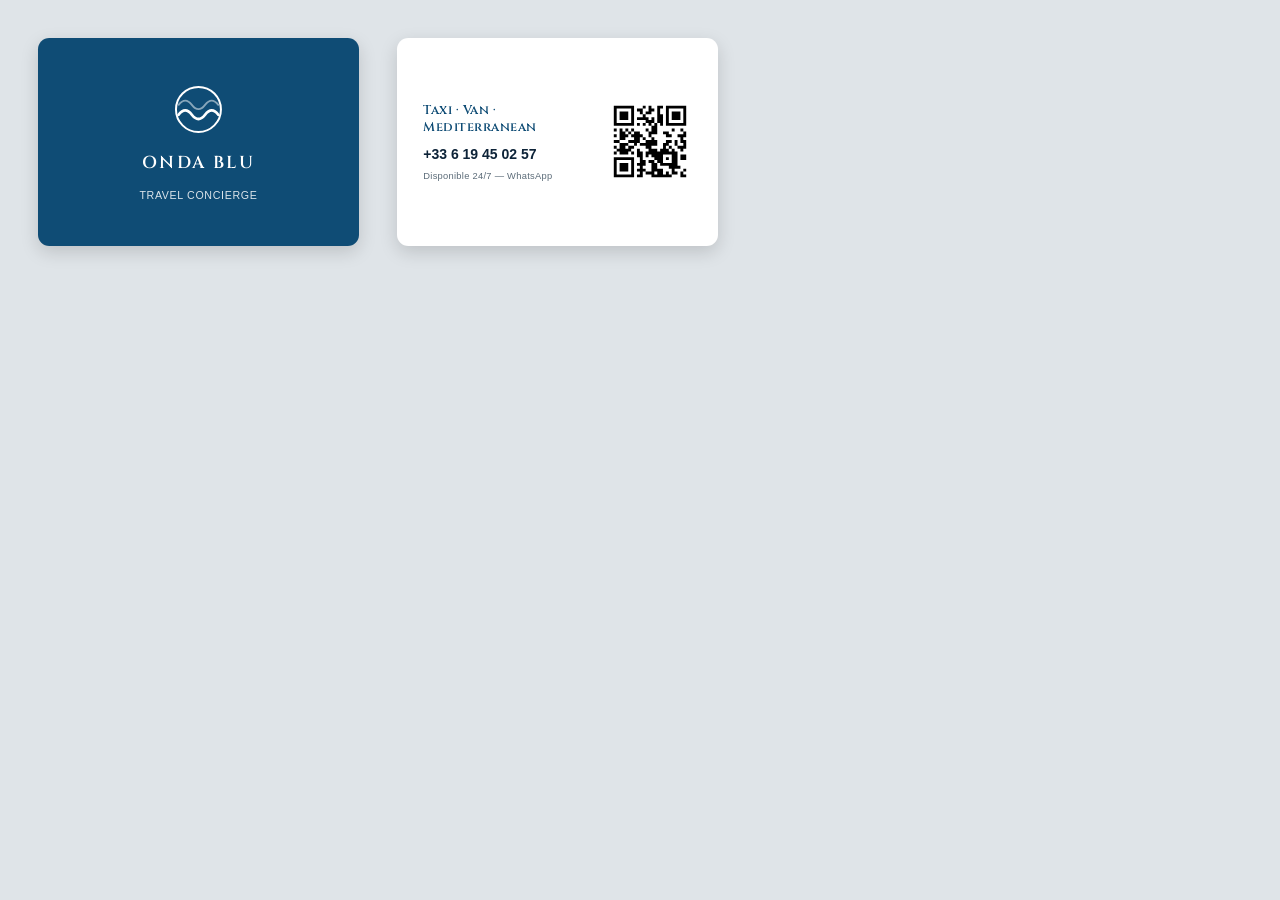
<file: carte-visite.html>
<!DOCTYPE html>
<html lang="fr">
<head>
<meta charset="UTF-8">
<meta name="viewport" content="width=device-width, initial-scale=1.0">
<title>Onda Blu — Carte de visite</title>
<link href="https://fonts.googleapis.com/css2?family=Cinzel:wght@500;600;700&display=swap" rel="stylesheet">
<style>
  @page { size: 85mm 55mm; margin: 0; }
  * { box-sizing: border-box; }
  body {
    margin: 0;
    font-family: 'Helvetica Neue', Arial, sans-serif;
    background: #dfe4e8;
  }
  .sheet {
    display: flex;
    flex-wrap: wrap;
    gap: 10mm;
    padding: 10mm;
  }
  .card {
    width: 85mm;
    height: 55mm;
    border-radius: 3mm;
    box-shadow: 0 6px 18px rgba(0,0,0,0.15);
    position: relative;
    overflow: hidden;
    display: flex;
    flex-direction: column;
    align-items: center;
    justify-content: center;
  }

  .card-front {
    background: #0f4c75;
    color: #ffffff;
    gap: 4mm;
  }
  .card-front .logo-mark { width: 14mm; height: 14mm; }
  .card-front .brand {
    font-family: 'Cinzel', serif;
    font-weight: 600;
    letter-spacing: 0.14em;
    font-size: 13pt;
  }
  .card-front .tagline {
    font-size: 8pt;
    letter-spacing: 0.06em;
    opacity: 0.85;
  }

  .card-back {
    background: #ffffff;
    color: #0d2338;
    flex-direction: row;
    justify-content: space-between;
    padding: 6mm 7mm;
    gap: 4mm;
  }
  .card-back .info {
    display: flex;
    flex-direction: column;
    justify-content: center;
    gap: 2.5mm;
  }
  .card-back .service {
    font-family: 'Cinzel', serif;
    font-weight: 600;
    font-size: 9.5pt;
    letter-spacing: 0.04em;
    color: #0f4c75;
  }
  .card-back .phone {
    font-size: 10.5pt;
    font-weight: 700;
  }
  .card-back .note {
    font-size: 7pt;
    letter-spacing: 0.03em;
    color: #5b6b78;
  }
  .card-back .qr {
    width: 22mm;
    height: 22mm;
    flex-shrink: 0;
  }
  .card-back .qr img { display: block; width: 100%; height: 100%; }

  @media print {
    body { background: none; }
    .sheet { padding: 0; gap: 0; }
    .card { box-shadow: none; }
  }
</style>
</head>
<body>

<div class="sheet">

  <div class="card card-front">
    <svg class="logo-mark" viewBox="0 0 40 40" fill="none"><circle cx="20" cy="20" r="17" stroke="currentColor" stroke-width="1.5"/><path d="M5 24c3.3-4.3 6.7-4.3 10 0s6.7 4.3 10 0 6.7-4.3 10 0" stroke="currentColor" stroke-width="2.1" fill="none" stroke-linecap="round"/><path d="M5 16.5c3.3-4.3 6.7-4.3 10 0s6.7 4.3 10 0 6.7-4.3 10 0" stroke="currentColor" stroke-width="1.4" fill="none" stroke-linecap="round" opacity="0.5"/></svg>
    <span class="brand">ONDA BLU</span>
    <span class="tagline">TRAVEL CONCIERGE</span>
  </div>

  <div class="card card-back">
    <div class="info">
      <span class="service">Taxi · Van · Mediterranean</span>
      <span class="phone">+33 6 19 45 02 57</span>
      <span class="note">Disponible 24/7 — WhatsApp</span>
    </div>
    <div class="qr">
      <img src="assets/img/qr-contact.svg" alt="QR code WhatsApp Onda Blu">
    </div>
  </div>

</div>

</body>
</html>
</file>
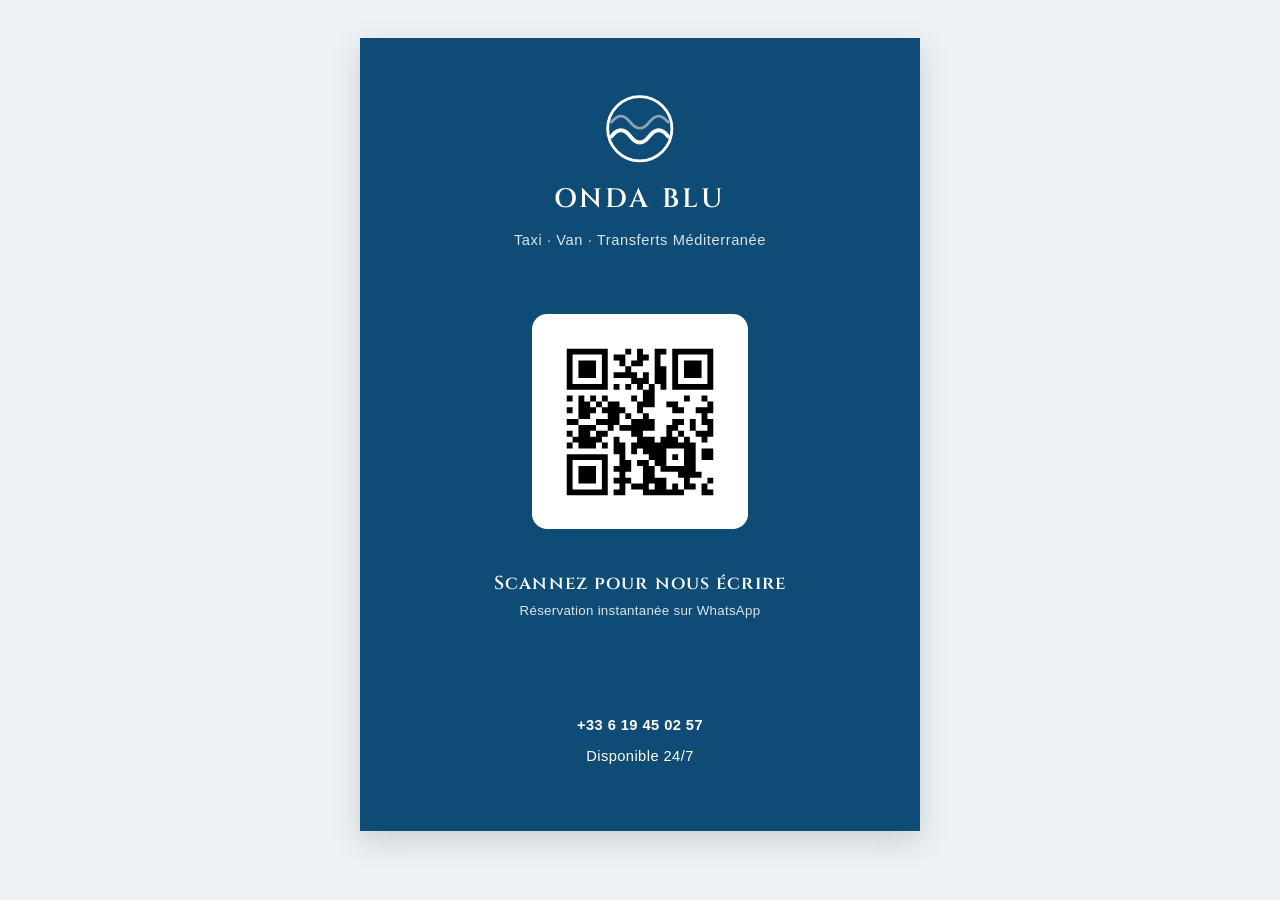
<file: poster.html>
<!DOCTYPE html>
<html lang="fr">
<head>
<meta charset="UTF-8">
<meta name="viewport" content="width=device-width, initial-scale=1.0">
<title>Onda Blu — Affiche WhatsApp</title>
<link href="https://fonts.googleapis.com/css2?family=Cinzel:wght@500;600;700&display=swap" rel="stylesheet">
<style>
  @page { size: A5; margin: 0; }
  * { box-sizing: border-box; }
  body {
    margin: 0;
    font-family: 'Helvetica Neue', Arial, sans-serif;
    background: #eef2f5;
  }
  .poster {
    width: 148mm;
    height: 210mm;
    margin: 10mm auto;
    background: #0f4c75;
    color: #ffffff;
    display: flex;
    flex-direction: column;
    align-items: center;
    justify-content: space-between;
    padding: 14mm 10mm;
    box-shadow: 0 10px 30px rgba(0,0,0,0.15);
  }
  .logo {
    display: flex;
    flex-direction: column;
    align-items: center;
    gap: 4mm;
  }
  .logo-mark { width: 20mm; height: 20mm; }
  .brand {
    font-family: 'Cinzel', serif;
    font-weight: 600;
    letter-spacing: 0.12em;
    font-size: 20pt;
  }
  .tagline {
    font-size: 11pt;
    letter-spacing: 0.04em;
    opacity: 0.85;
    text-align: center;
  }
  .qr-block {
    display: flex;
    flex-direction: column;
    align-items: center;
    gap: 6mm;
  }
  .qr-frame {
    background: #ffffff;
    padding: 6mm;
    border-radius: 4mm;
  }
  .qr-frame img, .qr-frame svg { display: block; width: 45mm; height: 45mm; }
  .cta {
    font-family: 'Cinzel', serif;
    font-weight: 600;
    font-size: 14pt;
    letter-spacing: 0.06em;
    text-align: center;
  }
  .cta small {
    display: block;
    font-family: 'Helvetica Neue', Arial, sans-serif;
    font-weight: 400;
    font-size: 10pt;
    letter-spacing: 0.02em;
    opacity: 0.85;
    margin-top: 2mm;
  }
  .contact {
    text-align: center;
    font-size: 11pt;
    letter-spacing: 0.03em;
  }
  .contact .phone { font-weight: 700; }

  @media print {
    body { background: none; }
    .poster { margin: 0; box-shadow: none; }
  }
</style>
</head>
<body>

<div class="poster">
  <div class="logo">
    <svg class="logo-mark" viewBox="0 0 40 40" fill="none"><circle cx="20" cy="20" r="17" stroke="currentColor" stroke-width="1.5"/><path d="M5 24c3.3-4.3 6.7-4.3 10 0s6.7 4.3 10 0 6.7-4.3 10 0" stroke="currentColor" stroke-width="2.1" fill="none" stroke-linecap="round"/><path d="M5 16.5c3.3-4.3 6.7-4.3 10 0s6.7 4.3 10 0 6.7-4.3 10 0" stroke="currentColor" stroke-width="1.4" fill="none" stroke-linecap="round" opacity="0.5"/></svg>
    <span class="brand">ONDA BLU</span>
    <span class="tagline">Taxi · Van · Transferts Méditerranée</span>
  </div>

  <div class="qr-block">
    <div class="qr-frame">
      <img src="assets/img/qr-contact.svg" alt="QR code WhatsApp Onda Blu">
    </div>
    <p class="cta">Scannez pour nous écrire<small>Réservation instantanée sur WhatsApp</small></p>
  </div>

  <div class="contact">
    <p class="phone">+33 6 19 45 02 57</p>
    <p>Disponible 24/7</p>
  </div>
</div>

</body>
</html>
</file>
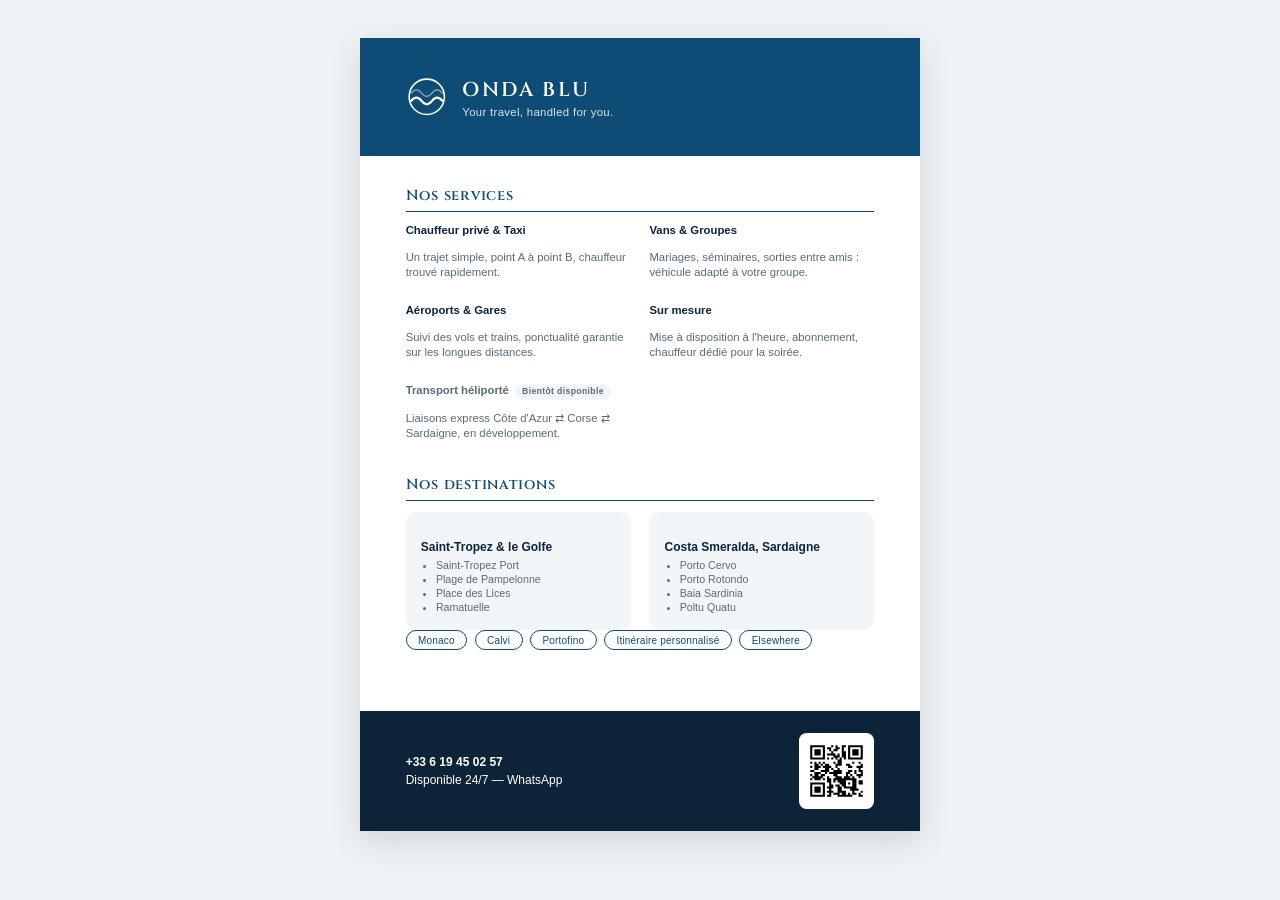
<file: prospectus.html>
<!DOCTYPE html>
<html lang="fr">
<head>
<meta charset="UTF-8">
<meta name="viewport" content="width=device-width, initial-scale=1.0">
<title>Onda Blu — Prospectus</title>
<link href="https://fonts.googleapis.com/css2?family=Cinzel:wght@500;600;700&display=swap" rel="stylesheet">
<style>
  @page { size: A5; margin: 0; }
  * { box-sizing: border-box; }
  body {
    margin: 0;
    font-family: 'Helvetica Neue', Arial, sans-serif;
    background: #eef2f5;
    color: #0d2338;
  }
  .flyer {
    width: 148mm;
    height: 210mm;
    margin: 10mm auto;
    background: #ffffff;
    box-shadow: 0 10px 30px rgba(0,0,0,0.12);
    display: flex;
    flex-direction: column;
  }

  .flyer-header {
    background: #0f4c75;
    color: #ffffff;
    padding: 10mm 12mm;
    display: flex;
    align-items: center;
    gap: 4mm;
  }
  .flyer-header .logo-mark { width: 11mm; height: 11mm; flex-shrink: 0; }
  .flyer-header .brand {
    font-family: 'Cinzel', serif;
    font-weight: 600;
    letter-spacing: 0.12em;
    font-size: 15pt;
  }
  .flyer-header .tagline {
    font-size: 8.5pt;
    letter-spacing: 0.03em;
    opacity: 0.85;
    margin-top: 1mm;
  }

  .flyer-body {
    padding: 8mm 12mm;
    flex: 1;
    display: flex;
    flex-direction: column;
    gap: 6mm;
  }

  h2 {
    font-family: 'Cinzel', serif;
    font-weight: 600;
    font-size: 11pt;
    letter-spacing: 0.05em;
    color: #0f4c75;
    margin: 0 0 3mm 0;
    border-bottom: 0.4mm solid #0f4c75;
    padding-bottom: 1.5mm;
  }

  .services {
    display: grid;
    grid-template-columns: 1fr 1fr;
    gap: 3mm 5mm;
  }
  .service {
    font-size: 8.5pt;
    line-height: 1.35;
  }
  .service .name { font-weight: 700; }
  .service .desc { color: #5b6b78; }
  .service.soon .name { color: #5b6b78; }
  .service.soon .badge {
    display: inline-block;
    font-size: 6.5pt;
    letter-spacing: 0.04em;
    background: #f2f6f9;
    color: #5b6b78;
    padding: 0.5mm 2mm;
    border-radius: 3mm;
    margin-left: 1.5mm;
  }

  .destinations {
    display: flex;
    gap: 5mm;
  }
  .destination {
    flex: 1;
    background: #f2f6f9;
    border-radius: 3mm;
    padding: 4mm;
  }
  .destination .title {
    font-weight: 700;
    font-size: 9pt;
    margin-bottom: 1.5mm;
  }
  .destination ul {
    margin: 0;
    padding-left: 4mm;
    font-size: 8pt;
    color: #5b6b78;
  }
  .destination li { margin-bottom: 0.5mm; }

  .chips {
    display: flex;
    flex-wrap: wrap;
    gap: 2mm;
  }
  .chip {
    font-size: 7.5pt;
    letter-spacing: 0.02em;
    border: 0.3mm solid #0f4c75;
    color: #0f4c75;
    padding: 1mm 3mm;
    border-radius: 5mm;
  }

  .flyer-footer {
    background: #0d2338;
    color: #ffffff;
    padding: 6mm 12mm;
    display: flex;
    align-items: center;
    justify-content: space-between;
    gap: 5mm;
  }
  .flyer-footer .contact-info {
    display: flex;
    flex-direction: column;
    gap: 1mm;
    font-size: 9pt;
  }
  .flyer-footer .phone { font-weight: 700; }
  .flyer-footer .qr {
    background: #ffffff;
    border-radius: 2mm;
    padding: 2mm;
    width: 20mm;
    height: 20mm;
    flex-shrink: 0;
  }
  .flyer-footer .qr img { display: block; width: 100%; height: 100%; }

  @media print {
    body { background: none; }
    .flyer { margin: 0; box-shadow: none; }
  }
</style>
</head>
<body>

<div class="flyer">

  <div class="flyer-header">
    <svg class="logo-mark" viewBox="0 0 40 40" fill="none"><circle cx="20" cy="20" r="17" stroke="currentColor" stroke-width="1.5"/><path d="M5 24c3.3-4.3 6.7-4.3 10 0s6.7 4.3 10 0 6.7-4.3 10 0" stroke="currentColor" stroke-width="2.1" fill="none" stroke-linecap="round"/><path d="M5 16.5c3.3-4.3 6.7-4.3 10 0s6.7 4.3 10 0 6.7-4.3 10 0" stroke="currentColor" stroke-width="1.4" fill="none" stroke-linecap="round" opacity="0.5"/></svg>
    <div>
      <div class="brand">ONDA BLU</div>
      <div class="tagline">Your travel, handled for you.</div>
    </div>
  </div>

  <div class="flyer-body">

    <section>
      <h2>Nos services</h2>
      <div class="services">
        <div class="service">
          <span class="name">Chauffeur privé &amp; Taxi</span>
          <p class="desc">Un trajet simple, point A à point B, chauffeur trouvé rapidement.</p>
        </div>
        <div class="service">
          <span class="name">Vans &amp; Groupes</span>
          <p class="desc">Mariages, séminaires, sorties entre amis : véhicule adapté à votre groupe.</p>
        </div>
        <div class="service">
          <span class="name">Aéroports &amp; Gares</span>
          <p class="desc">Suivi des vols et trains, ponctualité garantie sur les longues distances.</p>
        </div>
        <div class="service">
          <span class="name">Sur mesure</span>
          <p class="desc">Mise à disposition à l'heure, abonnement, chauffeur dédié pour la soirée.</p>
        </div>
        <div class="service soon">
          <span class="name">Transport héliporté<span class="badge">Bientôt disponible</span></span>
          <p class="desc">Liaisons express Côte d'Azur ⇄ Corse ⇄ Sardaigne, en développement.</p>
        </div>
      </div>
    </section>

    <section>
      <h2>Nos destinations</h2>
      <div class="destinations">
        <div class="destination">
          <p class="title">Saint-Tropez &amp; le Golfe</p>
          <ul>
            <li>Saint-Tropez Port</li>
            <li>Plage de Pampelonne</li>
            <li>Place des Lices</li>
            <li>Ramatuelle</li>
          </ul>
        </div>
        <div class="destination">
          <p class="title">Costa Smeralda, Sardaigne</p>
          <ul>
            <li>Porto Cervo</li>
            <li>Porto Rotondo</li>
            <li>Baia Sardinia</li>
            <li>Poltu Quatu</li>
          </ul>
        </div>
      </div>
      <div class="chips">
        <span class="chip">Monaco</span>
        <span class="chip">Calvi</span>
        <span class="chip">Portofino</span>
        <span class="chip">Itinéraire personnalisé</span>
        <span class="chip">Elsewhere</span>
      </div>
    </section>

  </div>

  <div class="flyer-footer">
    <div class="contact-info">
      <span class="phone">+33 6 19 45 02 57</span>
      <span>Disponible 24/7 — WhatsApp</span>
    </div>
    <div class="qr">
      <img src="assets/img/qr-contact.svg" alt="QR code WhatsApp Onda Blu">
    </div>
  </div>

</div>

</body>
</html>
</file>
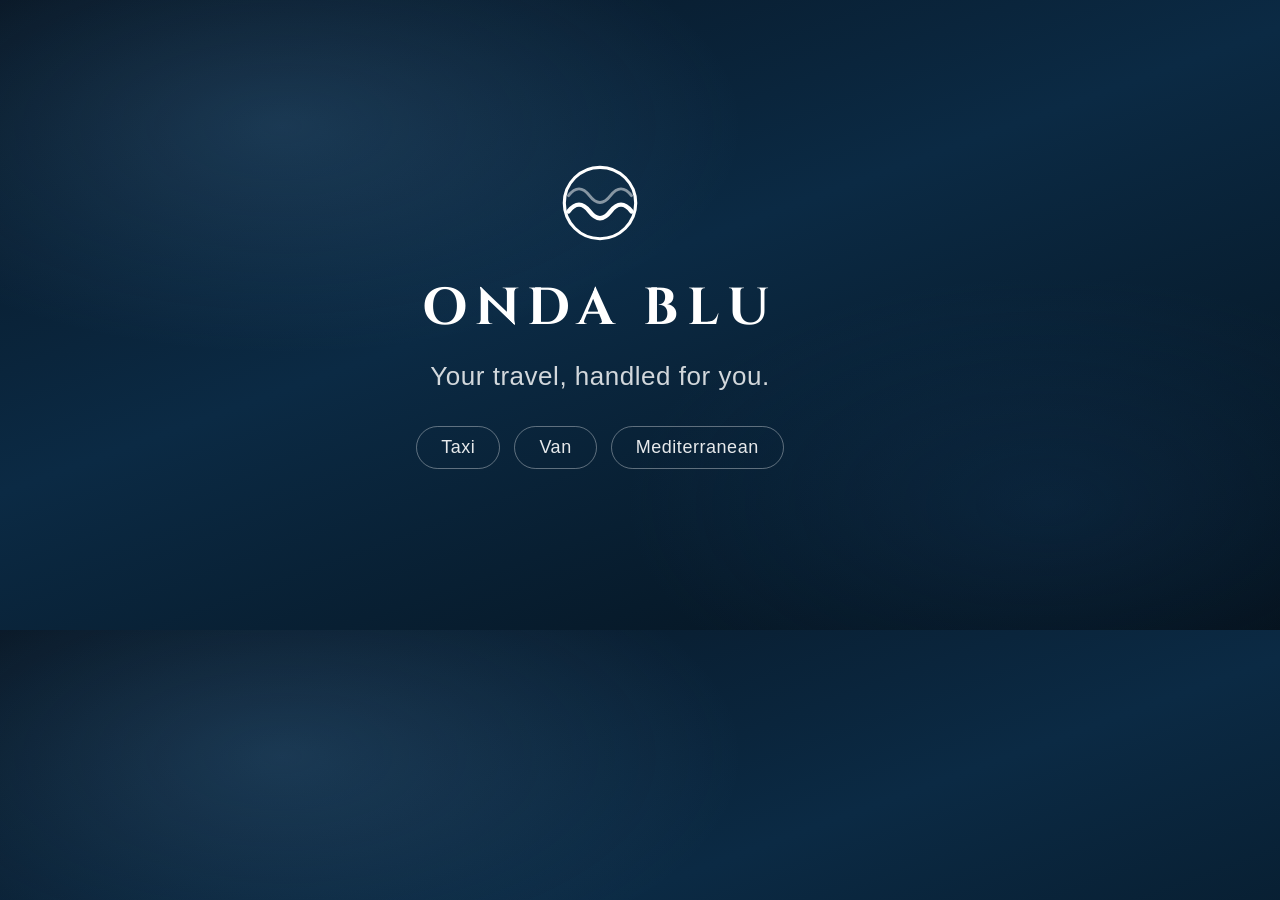
<file: assets/img/og-source.html>
<!DOCTYPE html>
<html>
<head>
<meta charset="UTF-8">
<link href="https://fonts.googleapis.com/css2?family=Cinzel:wght@600;700&display=swap" rel="stylesheet">
<style>
  * { box-sizing: border-box; }
  body {
    margin: 0;
    width: 1200px;
    height: 630px;
    background:
      radial-gradient(60% 60% at 22% 20%, rgba(90,150,200,0.22), transparent 60%),
      radial-gradient(55% 60% at 82% 80%, rgba(20,60,100,0.30), transparent 60%),
      linear-gradient(160deg, #071523 0%, #0b2a44 45%, #04101a 100%);
    font-family: 'Helvetica Neue', Arial, sans-serif;
    display: flex;
    flex-direction: column;
    align-items: center;
    justify-content: center;
    color: #fff;
  }
  .logo-mark { width: 84px; height: 84px; margin-bottom: 28px; }
  .brand {
    font-family: 'Cinzel', serif;
    font-weight: 700;
    letter-spacing: 0.16em;
    font-size: 52px;
    margin-bottom: 18px;
  }
  .tagline {
    font-size: 26px;
    letter-spacing: 0.02em;
    color: rgba(255,255,255,0.82);
    margin-bottom: 34px;
  }
  .pills {
    display: flex;
    gap: 14px;
  }
  .pill {
    border: 1px solid rgba(255,255,255,0.35);
    border-radius: 999px;
    padding: 10px 24px;
    font-size: 18px;
    letter-spacing: 0.03em;
    color: rgba(255,255,255,0.9);
  }
</style>
</head>
<body>
  <svg class="logo-mark" viewBox="0 0 40 40" fill="none"><circle cx="20" cy="20" r="17" stroke="currentColor" stroke-width="1.5"/><path d="M5 24c3.3-4.3 6.7-4.3 10 0s6.7 4.3 10 0 6.7-4.3 10 0" stroke="currentColor" stroke-width="2.1" fill="none" stroke-linecap="round"/><path d="M5 16.5c3.3-4.3 6.7-4.3 10 0s6.7 4.3 10 0 6.7-4.3 10 0" stroke="currentColor" stroke-width="1.4" fill="none" stroke-linecap="round" opacity="0.5"/></svg>
  <div class="brand">ONDA BLU</div>
  <div class="tagline">Your travel, handled for you.</div>
  <div class="pills">
    <span class="pill">Taxi</span>
    <span class="pill">Van</span>
    <span class="pill">Mediterranean</span>
  </div>
</body>
</html>
</file>
<file: css/style.css>
:root {
  --bg: #ffffff;
  --bg-alt: #f2f6f9;
  --text: #0d2338;
  --muted: #5b6b78;
  --accent: #0f4c75;
  --accent-soft: #2f7ab5;
  --line: rgba(13,35,56,0.10);
  --shadow: 0 6px 20px rgba(13,35,56,0.06);
  --shadow-hover: 0 16px 32px rgba(13,35,56,0.10);
  --radius: 14px;
  --ease: cubic-bezier(.16,.84,.44,1);
}

* { box-sizing: border-box; }
html { scroll-behavior: smooth; }

body {
  margin: 0;
  background: var(--bg);
  color: var(--text);
  font-family: "Helvetica Neue", Arial, sans-serif;
  overflow-x: hidden;
}

a { color: inherit; text-decoration: none; }
ul { list-style: none; margin: 0; padding: 0; }

/* ---------- Nav ---------- */
#navbar {
  position: fixed;
  top: 0; left: 0; right: 0;
  z-index: 100;
  padding: 22px 0;
  color: #fff;
  transition: background .4s var(--ease), padding .4s var(--ease), border-color .4s var(--ease), color .4s var(--ease);
  border-bottom: 1px solid transparent;
}
#navbar.scrolled {
  background: rgba(255,255,255,0.92);
  backdrop-filter: blur(10px);
  padding: 14px 0;
  border-color: var(--line);
  color: var(--text);
  box-shadow: 0 2px 20px rgba(13,35,56,0.05);
}
.nav-inner {
  max-width: 1200px;
  margin: 0 auto;
  padding: 0 32px;
  display: flex;
  align-items: center;
  justify-content: space-between;
}
.logo {
  display: inline-flex;
  align-items: center;
  gap: 9px;
  font-family: "Cinzel", serif;
  font-weight: 600;
  letter-spacing: 0.18em;
  font-size: 16px;
  color: inherit;
}
.logo-mark {
  width: 20px;
  height: 20px;
  color: inherit;
  flex-shrink: 0;
}
.footer .logo { font-size: 15px; color: var(--text); }

#nav-links {
  display: flex;
  gap: 36px;
  align-items: center;
}
#nav-links a {
  font-size: 14px;
  letter-spacing: 0.03em;
  color: rgba(255,255,255,0.85);
  transition: color .25s;
}
#navbar.scrolled #nav-links a { color: var(--muted); }
#nav-links a:hover { color: #fff; }
#navbar.scrolled #nav-links a:hover { color: var(--text); }
.nav-cta {
  border: 1px solid rgba(255,255,255,0.4);
  padding: 8px 18px;
  border-radius: 999px;
  color: #fff !important;
}
#navbar.scrolled .nav-cta { border-color: var(--line); color: var(--text) !important; }
.nav-cta:hover { border-color: var(--accent-soft); }

#nav-toggle {
  display: none;
  flex-direction: column;
  gap: 5px;
  background: none;
  border: none;
  cursor: pointer;
  padding: 6px;
}
#nav-toggle span {
  width: 22px; height: 2px; background: currentColor;
}

/* Language switch */
.lang-switch {
  display: flex;
  align-items: center;
  gap: 6px;
  font-size: 12px;
  letter-spacing: 0.05em;
}
.lang-btn {
  background: none;
  border: none;
  padding: 4px 6px;
  cursor: pointer;
  color: inherit;
  opacity: 0.55;
  font: inherit;
  font-size: 12px;
  font-weight: 600;
  letter-spacing: 0.05em;
  transition: opacity .2s;
}
.lang-btn:hover { opacity: 0.85; }
.lang-btn.active { opacity: 1; text-decoration: underline; text-underline-offset: 3px; }

/* ---------- Hero ---------- */
.hero {
  position: relative;
  min-height: 100svh;
  display: flex;
  align-items: center;
  justify-content: center;
  text-align: center;
  overflow: hidden;
  color: #fff;
}
.hero-bg {
  position: absolute;
  inset: -10% -10% -10% -10%;
  background-image: url('../assets/img/hero-yacht.jpg'),
    linear-gradient(160deg, #071523 0%, #0b2a44 45%, #04101a 100%);
  background-size: cover, cover;
  background-position: center, center;
  background-repeat: no-repeat, no-repeat;
  will-change: transform;
}
.hero-bg::before {
  content: "";
  position: absolute;
  inset: 0;
  background:
    radial-gradient(60% 50% at 25% 20%, rgba(7,21,35,0.15), transparent 60%),
    linear-gradient(160deg, rgba(4,16,26,0.35) 0%, rgba(4,16,26,0.5) 60%, rgba(4,16,26,0.65) 100%);
}
.hero-overlay {
  position: absolute; inset: 0;
  background: linear-gradient(180deg, rgba(4,16,26,0.15) 0%, rgba(4,16,26,0.6) 78%, var(--bg) 100%);
}
.hero-content {
  position: relative;
  z-index: 2;
  max-width: 780px;
  padding: 90px 24px 0;
}
.hero-kicker {
  font-size: 12px;
  letter-spacing: 0.25em;
  color: #a9d4f2;
  margin-bottom: 18px;
}
.hero h1 {
  font-family: "Cinzel", serif;
  font-size: clamp(2.2rem, 5.6vw, 4.2rem);
  line-height: 1.15;
  margin: 0 0 22px;
  font-weight: 600;
  letter-spacing: 0.01em;
  color: #fff;
}
.hero-sub {
  font-size: clamp(1rem, 1.6vw, 1.15rem);
  color: rgba(255,255,255,0.8);
  max-width: 560px;
  margin: 0 auto 36px;
  line-height: 1.6;
}
.hero-actions {
  display: flex;
  gap: 16px;
  justify-content: center;
  flex-wrap: wrap;
}

.btn {
  display: inline-block;
  padding: 15px 30px;
  border-radius: 999px;
  font-size: 14px;
  letter-spacing: 0.04em;
  font-weight: 600;
  transition: transform .3s var(--ease), background .3s, border-color .3s, opacity .3s, box-shadow .3s;
}
.btn-primary {
  background: var(--accent);
  color: #fff;
  box-shadow: 0 8px 20px rgba(15,76,117,0.25);
}
.btn-primary:hover { transform: translateY(-2px); opacity: 0.94; }
.btn-ghost {
  border: 1px solid rgba(255,255,255,0.4);
  color: #fff;
}
.btn-ghost:hover { border-color: #fff; transform: translateY(-2px); }

.scroll-cue {
  position: absolute;
  bottom: 34px; left: 50%;
  transform: translateX(-50%);
  display: flex; flex-direction: column; align-items: center; gap: 10px;
  z-index: 2;
  color: rgba(255,255,255,0.7);
}
.scroll-line {
  width: 1px; height: 46px;
  background: linear-gradient(#a9d4f2, transparent);
  animation: scrollcue 1.8s ease-in-out infinite;
}
.scroll-text { font-size: 10px; letter-spacing: 0.25em; }
@keyframes scrollcue {
  0%,100% { transform: scaleY(1); opacity: .6; }
  50% { transform: scaleY(0.5); opacity: 1; }
}

/* ---------- Sections ---------- */
.section {
  padding: 140px 32px;
  max-width: 1200px;
  margin: 0 auto;
}
.section-dark {
  max-width: none;
  background: var(--bg-alt);
  border-top: 1px solid var(--line);
  border-bottom: 1px solid var(--line);
}
.section-dark > * { max-width: 1200px; margin-left: auto; margin-right: auto; }

.section-head { max-width: 640px; margin-bottom: 64px; }
.eyebrow {
  font-size: 12px;
  letter-spacing: 0.2em;
  color: var(--accent);
  margin-bottom: 14px;
  font-weight: 600;
}
.section-head h2, .about-text h2, .contact-text h2 {
  font-size: clamp(1.8rem, 3.4vw, 2.6rem);
  font-weight: 600;
  margin: 0 0 14px;
  letter-spacing: -0.01em;
}
.section-sub { color: var(--muted); line-height: 1.6; }

/* Services */
.services-grid {
  display: grid;
  grid-template-columns: repeat(auto-fit, minmax(250px, 1fr));
  gap: 24px;
}
.service-card {
  background: #fff;
  border: 1px solid var(--line);
  border-radius: var(--radius);
  padding: 34px 28px;
  box-shadow: var(--shadow);
  transition: transform .4s var(--ease), border-color .4s, box-shadow .4s;
}
.service-card:hover {
  transform: translateY(-6px);
  border-color: rgba(15,76,117,0.3);
  box-shadow: var(--shadow-hover);
}
.service-icon {
  width: 46px; height: 46px;
  color: var(--accent);
  margin-bottom: 22px;
}
.service-icon svg { width: 100%; height: 100%; }
.service-card h3 { font-size: 1.2rem; margin: 0 0 12px; font-weight: 600; }
.service-card p { color: var(--muted); line-height: 1.6; font-size: .95rem; margin: 0 0 18px; }
.service-list { display: flex; flex-direction: column; gap: 8px; }
.service-list li {
  font-size: .85rem;
  color: var(--text);
  padding-left: 18px;
  position: relative;
}
.service-list li::before {
  content: "";
  position: absolute; left: 0; top: 8px;
  width: 6px; height: 1px;
  background: var(--accent);
}

/* Service card - coming soon */
.service-card-soon {
  position: relative;
  border-style: dashed;
  box-shadow: none;
}
.badge-soon {
  position: absolute;
  top: 20px; right: 20px;
  font-size: 10px;
  letter-spacing: 0.1em;
  text-transform: uppercase;
  color: var(--accent-soft);
  background: rgba(15,76,117,0.06);
  border: 1px solid rgba(15,76,117,0.25);
  border-radius: 999px;
  padding: 5px 12px;
}

/* Destinations */
.maps-grid {
  display: grid;
  grid-template-columns: repeat(auto-fit, minmax(320px, 1fr));
  gap: 24px;
  margin-bottom: 24px;
}
.map-panel {
  background: #fff;
  border: 1px solid var(--line);
  border-radius: var(--radius);
  box-shadow: var(--shadow);
  overflow: hidden;
}
.map-panel-title {
  margin: 0;
  padding: 18px 20px 10px;
  font-size: 13px;
  font-weight: 600;
  letter-spacing: 0.02em;
  color: var(--text);
}
.map-panel-body {
  position: relative;
  aspect-ratio: 16 / 10;
  background: linear-gradient(160deg, #eef4f9, #dde8f1);
  transition: transform .6s var(--ease);
  transform-origin: 50% 50%;
}
.map-panel-body.is-zoomed { transform: scale(1.18); }
.map-bg {
  position: absolute;
  inset: 0;
  width: 100%;
  height: 100%;
}
.map-bg .map-land {
  fill: rgba(47,122,181,0.14);
  stroke: none;
}
.map-bg .map-contour {
  fill: none;
  stroke: var(--accent-soft);
  stroke-width: 1.4;
  stroke-linecap: round;
}
.map-pins { position: absolute; inset: 0; }
.map-route {
  position: absolute;
  inset: 0;
  width: 100%;
  height: 100%;
  pointer-events: none;
  overflow: visible;
}
.map-route path {
  fill: none;
  stroke: var(--accent);
  stroke-width: 1.6;
  stroke-linecap: round;
  stroke-dasharray: 5 5;
  opacity: 0;
  transition: opacity .3s var(--ease);
}
.map-route path.visible {
  opacity: 0.9;
  animation: route-dash 1.1s linear infinite;
}
@keyframes route-dash {
  to { stroke-dashoffset: -20; }
}
.map-pin {
  position: absolute;
  transform: translate(-50%, -100%);
  display: inline-flex;
  align-items: center;
  gap: 6px;
  font: inherit;
  font-size: 11px;
  font-weight: 600;
  color: var(--text);
  background: #fff;
  border: 1px solid transparent;
  padding: 4px 10px 4px 6px;
  border-radius: 999px;
  box-shadow: 0 4px 10px rgba(13,35,56,0.16);
  white-space: nowrap;
  cursor: pointer;
  transition: transform .3s var(--ease), border-color .3s, box-shadow .3s, background .3s, color .3s;
}
.map-pin:hover {
  transform: translate(-50%, -100%) scale(1.08);
  box-shadow: 0 6px 16px rgba(13,35,56,0.22);
}
.map-pin i {
  width: 8px; height: 8px;
  border-radius: 50%;
  background: var(--accent);
  flex-shrink: 0;
  display: block;
  transition: background .3s, transform .3s var(--ease);
}
.map-pin.is-from {
  background: var(--accent);
  color: #fff;
  transform: translate(-50%, -100%) scale(1.1);
}
.map-pin.is-from i { background: #fff; }
.map-pin.is-to {
  background: #0d2338;
  color: #fff;
  transform: translate(-50%, -100%) scale(1.1);
}
.map-pin.is-to i { background: #fff; }
.map-pin.is-from i, .map-pin.is-to i { animation: pin-pulse 1.4s ease-in-out infinite; }
@keyframes pin-pulse {
  0%, 100% { transform: scale(1); }
  50% { transform: scale(1.35); }
}

.section-hint {
  color: var(--accent);
  font-size: .85rem;
  font-weight: 600;
  margin-top: 10px;
}

.route-summary {
  min-height: 1.4em;
  margin: -8px 0 12px;
  font-size: .95rem;
  font-weight: 600;
  color: var(--accent);
}

.route-whatsapp-btn {
  display: inline-flex;
  align-items: center;
  gap: 8px;
  background: #25d366;
  color: #fff;
  font-size: .85rem;
  font-weight: 700;
  padding: 10px 20px;
  border-radius: 999px;
  margin-bottom: 24px;
  box-shadow: 0 8px 20px rgba(37,211,102,0.3);
  transition: transform .3s var(--ease), opacity .3s;
}
.route-whatsapp-btn:hover { transform: translateY(-2px); opacity: 0.94; }
.route-whatsapp-btn svg { width: 18px; height: 18px; }

.dest-chips {
  display: flex;
  flex-wrap: wrap;
  gap: 10px;
}
.dest-chip {
  background: #fff;
  border: 1px solid var(--line);
  border-radius: 999px;
  padding: 10px 20px;
  font-size: .85rem;
  font-weight: 600;
  color: var(--text);
  cursor: pointer;
  box-shadow: var(--shadow);
  transition: transform .3s var(--ease), border-color .3s, box-shadow .3s;
}
.dest-chip:hover {
  transform: translateY(-2px);
  border-color: rgba(15,76,117,0.3);
  box-shadow: var(--shadow-hover);
  color: var(--accent);
}
.dest-chip.chip-active {
  background: #0d2338;
  border-color: #0d2338;
  color: #fff;
}
.dest-chip.chip-active:hover { color: #fff; }

/* Fleet — simple categories */
.fleet-simple {
  display: grid;
  grid-template-columns: repeat(auto-fit, minmax(240px, 1fr));
  gap: 24px;
}
.fleet-item {
  display: flex;
  flex-direction: column;
  align-items: center;
  text-align: center;
  gap: 16px;
  padding: 56px 32px;
  background: #fff;
  border: 1px solid var(--line);
  border-radius: var(--radius);
  box-shadow: var(--shadow);
  transition: transform .3s var(--ease), border-color .3s, box-shadow .3s;
}
.fleet-item:hover {
  transform: translateY(-4px);
  border-color: rgba(15,76,117,0.3);
  box-shadow: var(--shadow-hover);
}
.fleet-icon {
  width: 56px; height: 56px;
  color: var(--accent);
}
.fleet-icon svg { width: 100%; height: 100%; }
.fleet-item span { font-size: 1.15rem; font-weight: 700; }
.fleet-item p {
  margin: 0;
  color: var(--muted);
  font-size: .9rem;
  line-height: 1.5;
}

/* About */
.about-grid {
  display: grid;
  grid-template-columns: 1.1fr 1fr;
  gap: 60px;
  align-items: center;
}
.about-text p { color: var(--muted); line-height: 1.7; }
.stats {
  display: grid;
  grid-template-columns: 1fr 1fr;
  gap: 24px;
}
.stat {
  padding: 26px;
  border: 1px solid var(--line);
  border-radius: var(--radius);
  background: #fff;
  box-shadow: var(--shadow);
}
.stat-num {
  display: block;
  font-size: 2.1rem;
  font-weight: 700;
  color: var(--accent);
  margin-bottom: 6px;
}
.stat-label { font-size: .85rem; color: var(--muted); }

/* Contact */
.contact-grid {
  display: grid;
  grid-template-columns: 1fr 1.1fr;
  gap: 60px;
}
.contact-text p { color: var(--muted); line-height: 1.7; margin-bottom: 26px; }
.contact-info { display: flex; flex-direction: column; gap: 10px; }
.contact-info a { color: var(--accent); font-weight: 700; font-size: 1.2rem; letter-spacing: 0.01em; }
.contact-info-row { flex-direction: row; align-items: center; justify-content: space-between; }
.contact-info-text { display: flex; flex-direction: column; gap: 10px; }

.whatsapp-bubble {
  flex-shrink: 0;
  width: 44px;
  height: 44px;
  border-radius: 50%;
  background: #25d366;
  color: #fff;
  display: flex;
  align-items: center;
  justify-content: center;
  box-shadow: 0 8px 20px rgba(37,211,102,0.3);
  transition: transform .3s var(--ease);
}
.whatsapp-bubble svg { width: 22px; height: 22px; }
.whatsapp-bubble:hover { transform: scale(1.08); }

.whatsapp-float {
  position: fixed;
  right: 24px;
  bottom: 24px;
  z-index: 150;
  width: 56px;
  height: 56px;
  border-radius: 50%;
  background: #25d366;
  color: #fff;
  display: flex;
  align-items: center;
  justify-content: center;
  box-shadow: 0 10px 24px rgba(37,211,102,0.4);
  transition: transform .3s var(--ease);
}
.whatsapp-float svg { width: 30px; height: 30px; }
.whatsapp-float:hover { transform: scale(1.08); }
.contact-form {
  display: flex;
  flex-direction: column;
  gap: 14px;
}
.form-row { display: flex; gap: 14px; }
.contact-form input, .contact-form select, .contact-form textarea {
  width: 100%;
  background: #fff;
  border: 1px solid var(--line);
  border-radius: 10px;
  padding: 14px 16px;
  color: var(--text);
  font-family: inherit;
  font-size: .95rem;
  resize: vertical;
}
.contact-form select { appearance: auto; cursor: pointer; }
.phone-group { display: flex; gap: 8px; width: 100%; }
.phone-group select {
  width: auto;
  flex: 0 0 100px;
  padding-left: 10px;
  padding-right: 4px;
}
.phone-group input { width: auto; flex: 1; }
.contact-form input:focus, .contact-form select:focus, .contact-form textarea:focus {
  outline: none;
  border-color: var(--accent);
}
.contact-form button { align-self: flex-start; border: none; cursor: pointer; }
.form-note { font-size: .85rem; color: var(--accent); min-height: 1.2em; }

/* Footer */
.footer { padding: 40px 32px; border-top: 1px solid var(--line); }
.footer-inner {
  max-width: 1200px; margin: 0 auto;
  display: flex; justify-content: space-between; align-items: center;
  flex-wrap: wrap; gap: 12px;
  color: var(--muted);
  font-size: .85rem;
}

/* Reveal animations */
.reveal {
  opacity: 0;
  transform: translateY(28px) scale(.97);
  transition: opacity .7s var(--ease), transform .7s var(--ease);
}
.reveal.in-view {
  opacity: 1;
  transform: translateY(0) scale(1);
}

/* Staggered cascade for grid/row items — each child reveals a beat after the previous one */
.services-grid > .reveal:nth-child(2) { transition-delay: .08s; }
.services-grid > .reveal:nth-child(3) { transition-delay: .16s; }
.services-grid > .reveal:nth-child(4) { transition-delay: .24s; }
.services-grid > .reveal:nth-child(5) { transition-delay: .32s; }
.fleet-simple > .reveal:nth-child(2) { transition-delay: .1s; }
.fleet-simple > .reveal:nth-child(3) { transition-delay: .2s; }
.maps-grid > .reveal:nth-child(2) { transition-delay: .12s; }
.stats > .reveal:nth-child(2) { transition-delay: .07s; }
.stats > .reveal:nth-child(3) { transition-delay: .14s; }
.stats > .reveal:nth-child(4) { transition-delay: .21s; }

/* Responsive */
@media (max-width: 860px) {
  .about-grid, .contact-grid { grid-template-columns: 1fr; }
  .stats { grid-template-columns: 1fr 1fr; }
}
@media (max-width: 720px) {
  #nav-toggle { display: flex; }
  #nav-links {
    position: fixed;
    top: 0; right: 0;
    height: 100vh;
    width: min(78vw, 320px);
    background: rgba(255,255,255,0.98);
    backdrop-filter: blur(10px);
    flex-direction: column;
    justify-content: center;
    gap: 30px;
    transform: translateX(100%);
    transition: transform .4s var(--ease);
    border-left: 1px solid var(--line);
    color: var(--text);
  }
  #nav-links.open { transform: translateX(0); }
  #nav-links a { color: var(--muted); }
  #nav-links a:hover { color: var(--text); }
  .form-row { flex-direction: column; }
  .section { padding: 90px 24px; }
}
</file>
